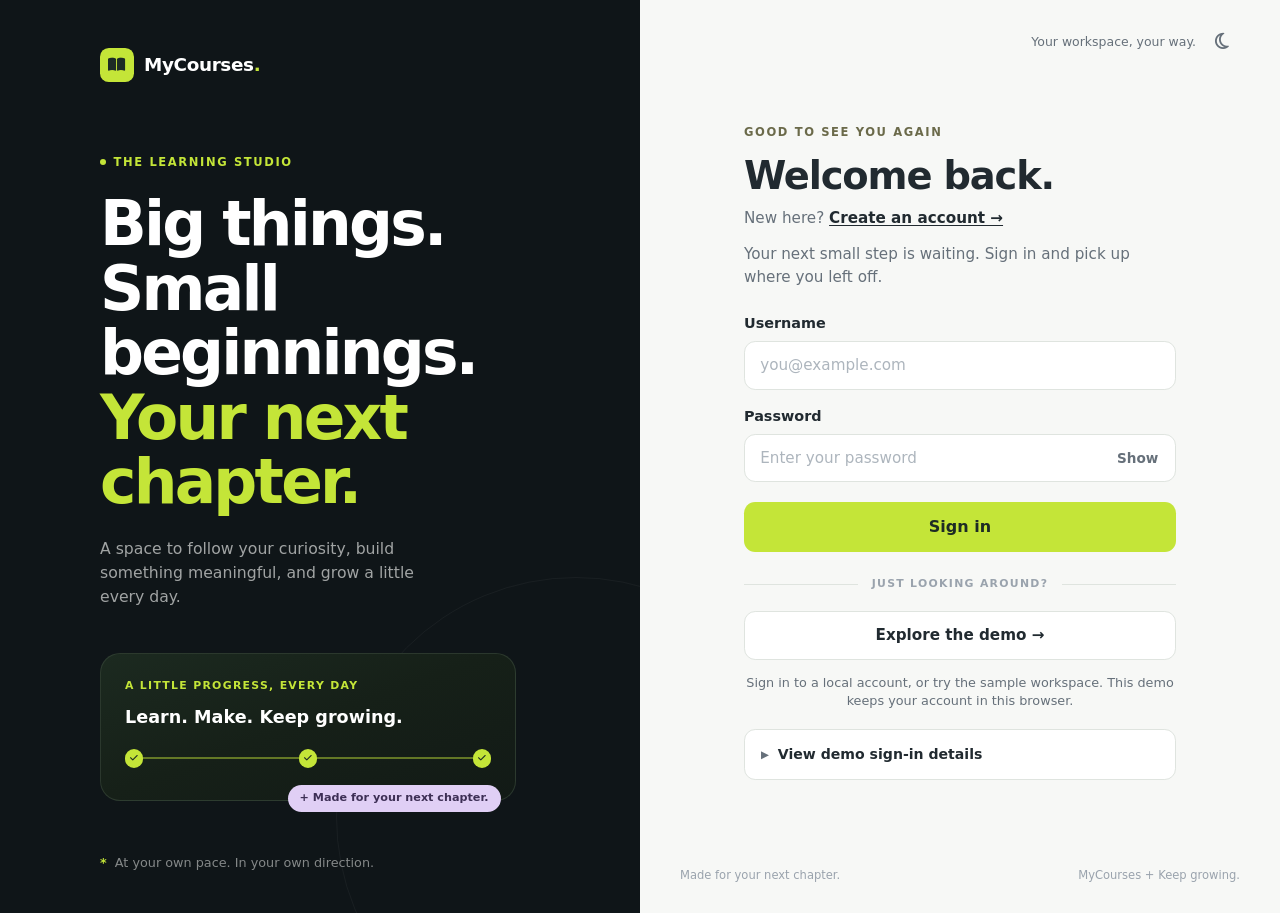
<file: index.html>
<!DOCTYPE html>
<html lang="en">
<head>
    <meta charset="UTF-8">
    <meta name="viewport" content="width=device-width, initial-scale=1.0">
    <title>Student Courses Dashboard</title>
    <!-- FED-40 — apply appearance before first paint to prevent FOUC -->
<script>
    (function () {
        try {
            var stored = localStorage.getItem('mycourses:appearance');
            var resolved = stored;
            if (stored !== 'light' && stored !== 'dark') {
                resolved = window.matchMedia('(prefers-color-scheme: dark)').matches
                    ? 'dark' : 'light';
            }
            document.documentElement.setAttribute('data-bs-theme', resolved);
        } catch (e) {
            document.documentElement.setAttribute('data-bs-theme', 'light');
        }
    })();
</script>
    <script src="js/auth-storage.js"></script>
    <script src="js/auth-api.js"></script>
    <script src="js/auth-guard.js"></script>
    <link href="https://cdn.jsdelivr.net/npm/bootstrap@5.3.2/dist/css/bootstrap.min.css" rel="stylesheet">
    <link rel="stylesheet" href="https://cdnjs.cloudflare.com/ajax/libs/font-awesome/6.4.0/css/all.min.css">
    <link rel="stylesheet" href="css/style.css">
    <link rel="stylesheet" href="css/cards.css">
    <link rel="stylesheet" href="css/sidebar.css">
    <link rel="stylesheet" href="css/appearance.css">
</head>
<body class="bg-light">
    <div class="app-shell">
        <aside class="sidebar-nav" id="mainSidebar" data-sidebar data-current="explore"></aside>

        <div class="app-content">
            <header class="navbar navbar-light bg-white border-bottom py-3 sticky-top">
                <div class="container">
                    <div class="header-container d-flex w-100 align-items-center gap-2 gap-md-3">

                        <button class="navbar-toggler border-0 shadow-none d-md-none flex-shrink-0"
                                type="button"
                                data-sidebar-toggle="mainSidebar"
                                aria-controls="mainSidebar"
                                aria-expanded="false"
                                aria-label="Toggle navigation">
                            <span class="navbar-toggler-icon"></span>
                        </button>

                        <nav class="app-breadcrumb" data-breadcrumb aria-label="Breadcrumb"></nav>

                        <div class="header-search" dir="ltr">
                            <div class="input-group rounded-3 overflow-hidden border bg-light">
                                <span class="input-group-text bg-transparent border-0 ps-3 text-muted">
                                    <i class="fa-solid fa-magnifying-glass"></i>
                                </span>
                                <input type="search"
                                       class="form-control border-0 shadow-none bg-transparent"
                                       placeholder="Search courses, instructors, levels..."
                                       aria-label="Global search">
                            </div>
                        </div>

                        <div class="header-actions">
                        <button class="app-icon-btn" type="button" aria-label="Notifications">
                            <i class="fa-regular fa-bell" aria-hidden="true"></i>
                        </button>

                        <button class="app-theme-toggle" type="button" aria-label="Toggle appearance" data-theme-toggle>
    <i class="fa-regular fa-moon theme-toggle-moon" aria-hidden="true"></i>
    <i class="fa-solid fa-sun theme-toggle-sun" aria-hidden="true"></i>
</button>

                            <div class="profile-section d-flex align-items-center gap-2 cursor-pointer flex-shrink-0">
                                <div class="avatar-icon">
                                    <span class="avatar-initials" id="header-avatar">L</span>
                                </div>
                                <span class="fw-medium text-secondary fs-6 d-none d-lg-inline" id="header-greeting-name">Hi, Learner!</span>
                                <i class="fa-solid fa-chevron-down text-secondary fs-6 d-none d-lg-inline"></i>
                            </div>
                        </div>

                    </div>
                </div>
            </header>

            <main class="app-main">
                <section class="container my-3">
                    <div class="welcome-card rounded-4 py-3 px-4 py-md-4 px-md-5">
                        <div class="row align-items-center gy-4">
                            <div class="col-12 col-md-7 col-lg-8">
                                <span class="welcome-badge fw-bold text-uppercase small d-block mb-2">
                                    WELCOME BACK!
                                </span>
                                <h1 class="fw-bold text-dark display-6 mb-3">
                                    My Courses
                                </h1>
                                <p class="text-muted fs-6 mb-0 pe-md-4">
                                    Keep learning, keep growing. Here are the courses available for you.
                                </p>
                            </div>

                            <div class="col-12 col-md-5 col-lg-4 text-center text-md-end">
                                <div class="book-img-wrapper">
                                    <img src="assets/images/hero-img.webp" alt="Online learning and courses illustration" class="book-img">
                                </div>
                            </div>
                        </div>
                    </div>
                </section>

                <section class="container my-3">
                    <h2 class="fw-bold text-dark mb-1">Courses</h2>
                    <p class="text-muted fs-6 mb-3 d-block d-lg-none">Discover and learn new skills</p>

                    <div class="row g-3 align-items-center">
                        <div class="col-12 col-md-8 col-lg-9">
                            <div class="input-group search-bar rounded-3 overflow-hidden border bg-white shadow-sm">
                                <span class="input-group-text bg-white border-0 ps-3 text-muted">
                                    <i class="fa-solid fa-magnifying-glass"></i>
                                </span>
                                <input type="text" id="search-input" class="form-control border-0 shadow-none py-2 px-2 text-muted" placeholder="Search courses...">
                                <button id="clear-search" class="btn btn-white border-0 text-muted d-none" type="button" aria-label="Clear search input">
                                    <i class="fa-solid fa-times"></i>
                                </button>
                            </div>
                        </div>

                        <div class="col-12 col-md-4 col-lg-3">
                            <select id="category-filter" class="form-select rounded-3 border shadow-sm" aria-label="Filter by category">
    <option value="All" selected>All Categories</option>
</select>
                        </div>
                    </div>
                </section>

                <section class="container my-3">
                    <div class="row g-4" id="courses-container"></div>
                    <div id="no-results" class="d-none text-center py-5 my-5">
                        <i class="fa-solid fa-magnifying-glass fs-1 text-primary-subtle mb-4"></i>
                        <h4 class="fw-bold text-dark mb-3">No courses found</h4>
                        <p class="text-muted mb-3">Try a different search term or choose another category.</p>
                        <button id="clear-filters" class="btn btn-outline-primary rounded-3 px-4 py-2 fw-medium" type="button">
                            Clear filters
                        </button>
                    </div>
                </section>
            </main>

            <footer class="bg-white border-top py-3 mt-auto">
                <div class="container d-flex flex-column flex-md-row justify-content-between align-items-center gap-2">
                    <span class="text-muted small">&copy; 2024 MyCourses. All rights reserved.</span>
                    <span class="text-muted small">Learn. Build. Grow.</span>
                </div>
            </footer>
        </div>
    </div>

    <div class="modal fade" id="course-details-modal" tabindex="-1" aria-labelledby="modal-title" aria-hidden="true">
        <div class="modal-dialog modal-dialog-centered modal-dialog-scrollable">
            <div class="modal-content rounded-4 border-0 shadow">
                <div class="modal-header">
                    <button type="button" class="btn-close ms-auto" data-bs-dismiss="modal" aria-label="Close"></button>
                </div>
                <div class="modal-body pt-0 px-4 pb-4">
                    <div class="row g-3 mb-4">
                        <div class="col-12 col-md-auto d-flex justify-content-center justify-content-md-start">
                            <div id="modal-icon"></div>
                        </div>
                        <div class="col-12 col-md">
                            <div class="text-center text-md-start mb-3">
                                <h4 id="modal-title" class="fw-bold text-dark mb-2"></h4>
                                <span id="modal-category-badge"></span>
                            </div>
                            <div class="d-flex flex-column gap-3">
                                <div class="modal-info-row">
                                    <i class="fa-solid fa-user text-secondary modal-icon-fixed"></i>
                                    <span class="label">Instructor</span>
                                    <span id="modal-instructor" class="value"></span>
                                </div>
                                <div class="modal-info-row">
                                    <i class="fa-solid fa-clock text-secondary modal-icon-fixed"></i>
                                    <span class="label">Duration</span>
                                    <span id="modal-duration" class="value"></span>
                                </div>
                                <div class="modal-info-row">
                                    <i class="fa-solid fa-chart-bar text-secondary modal-icon-fixed"></i>
                                    <span class="label">Level</span>
                                    <span id="modal-level" class="value"></span>
                                </div>
                            </div>
                        </div>
                    </div>
                    <hr class="my-3">
<div id="modal-description-block">
    <h6 class="fw-bold text-dark mb-2">Description</h6>
    <p id="modal-description" class="text-muted mb-0"></p>
</div>
                </div>
                <div class="modal-footer border-0 pt-0 px-4 pb-4 justify-content-center justify-content-md-end">
                    <button type="button" class="btn btn-primary rounded-3 fw-medium modal-close-btn" data-bs-dismiss="modal">Close</button>
                </div>
            </div>
        </div>
    </div>

    <script src="https://cdn.jsdelivr.net/npm/bootstrap@5.3.2/dist/js/bootstrap.bundle.min.js"></script>
    <script src="js/theme.js"></script>
    <script src="js/api.js"></script>
    <script src="js/profile-storage.js"></script>
    <script src="js/navigation.js"></script>
    <script src="js/course-card.js"></script>
    <script src="js/favorites-storage.js"></script>
    <script src="js/courses-api.js"></script>
    <script src="js/script.js"></script>
</body>
</html>
</file>
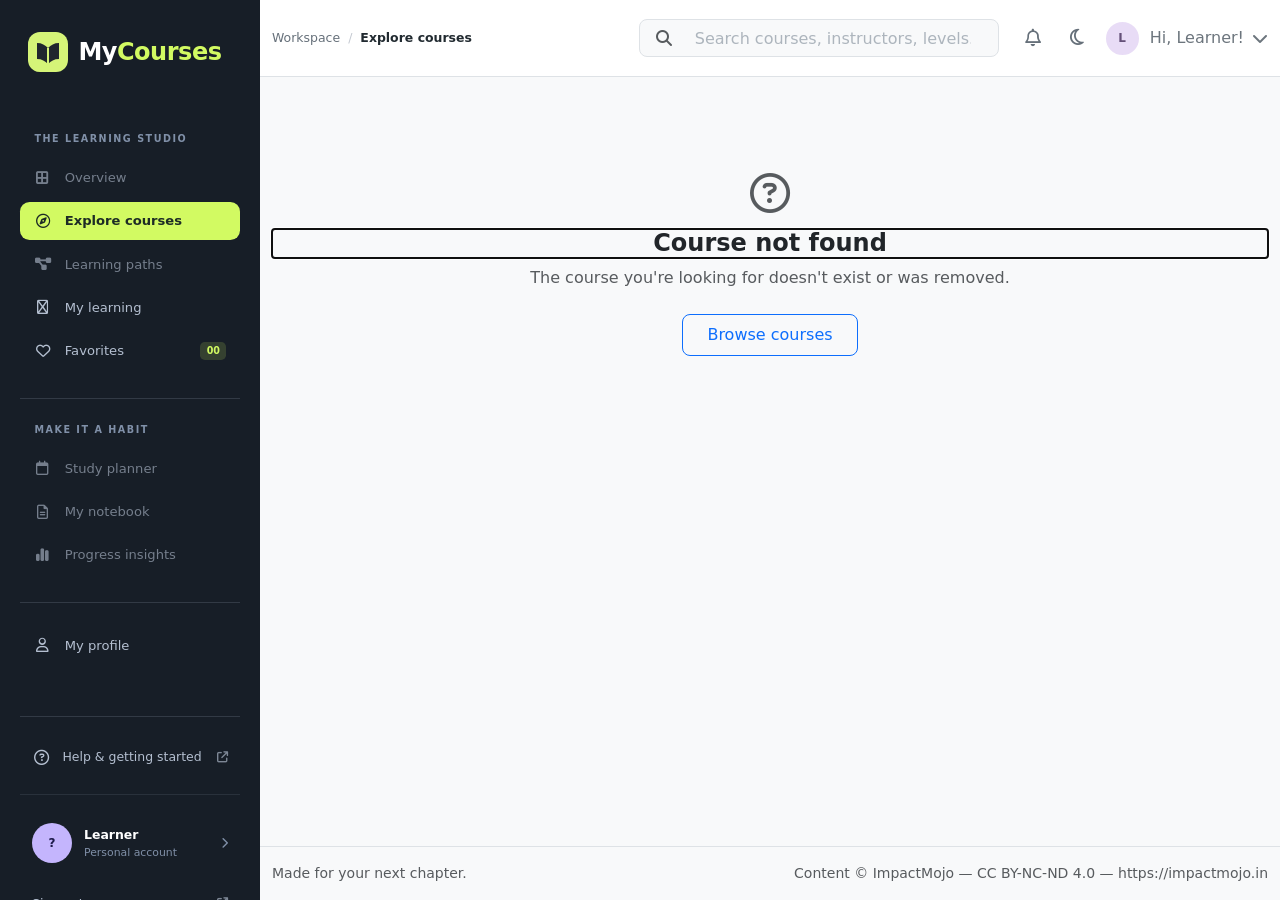
<file: course-details.html>
<!DOCTYPE html>
<html lang="en">
<head>
    <meta charset="UTF-8">
    <meta name="viewport" content="width=device-width, initial-scale=1.0">
    <title>Course details · MyCourses</title>
    <!-- FED-40 — apply appearance before first paint to prevent FOUC -->
    <script>
        (function () {
            try {
                var stored = localStorage.getItem('mycourses:appearance');
                var resolved = stored;
                if (stored !== 'light' && stored !== 'dark') {
                    resolved = window.matchMedia('(prefers-color-scheme: dark)').matches
                        ? 'dark' : 'light';
                }
                document.documentElement.setAttribute('data-bs-theme', resolved);
            } catch (e) {
                document.documentElement.setAttribute('data-bs-theme', 'light');
            }
        })();
    </script>
    <link rel="preconnect" href="https://www.impactmojo.in" crossorigin>
    <link href="https://cdn.jsdelivr.net/npm/bootstrap@5.3.2/dist/css/bootstrap.min.css" rel="stylesheet">
    <link rel="stylesheet" href="https://cdnjs.cloudflare.com/ajax/libs/font-awesome/6.4.0/css/all.min.css">
    <link rel="stylesheet" href="css/style.css">
    <link rel="stylesheet" href="css/cards.css">
    <link rel="stylesheet" href="css/sidebar.css">
    <link rel="stylesheet" href="css/appearance.css">
    <link rel="stylesheet" href="css/course-details.css">
</head>
<body class="bg-light">
    <div class="app-shell">
        <aside class="sidebar-nav" id="mainSidebar" data-sidebar data-current="explore"></aside>

        <div class="app-content">
            <header id="appHeader" data-header data-page="explore" data-has-bell="true"></header>

            <main class="app-main course-details-page" aria-busy="true">
                <span class="visually-hidden" role="status" data-loading-status>Loading course…</span>
                <section data-state="loading" class="container my-3 my-lg-4" aria-hidden="true">
                    <div class="d-flex justify-content-between align-items-center mb-3">
                        <div class="skeleton-box" style="width: 120px; height: 1.25rem;"></div>
                        <div class="skeleton-box d-none d-md-block" style="width: 200px; height: 1.25rem;"></div>
                    </div>
                    <div class="card border-0 shadow-sm rounded-4 mb-4 cd-skeleton-hero">
                        <div class="d-flex flex-wrap gap-2 mb-3">
                            <div class="skeleton-box cd-skeleton-badge"></div>
                            <div class="skeleton-box cd-skeleton-badge"></div>
                            <div class="skeleton-box cd-skeleton-badge"></div>
                        </div>
                        <div class="skeleton-box cd-skeleton-title mb-3"></div>
                        <div class="skeleton-box skeleton-line"></div>
                        <div class="skeleton-box skeleton-line"></div>
                        <div class="skeleton-box skeleton-line skeleton-line--short mb-0"></div>
                    </div>
                    <div class="row g-4">
                        <div class="col-12 col-xl-8">
                            <div class="cd-skeleton-stats d-flex gap-3 mb-4">
                                <div class="skeleton-box skeleton-line flex-fill"></div>
                                <div class="skeleton-box skeleton-line flex-fill"></div>
                                <div class="skeleton-box skeleton-line flex-fill"></div>
                            </div>
                            <div class="card border-0 shadow-sm rounded-4 p-3 p-md-4 cd-skeleton-build">
                                <div class="skeleton-box skeleton-line" style="width: 35%;"></div>
                                <div class="skeleton-box skeleton-line mb-0"></div>
                            </div>
                            <div class="card border-0 shadow-sm rounded-4 p-3 p-md-4 mt-4 cd-skeleton-content">
                                <div class="skeleton-box skeleton-line mb-3" style="width: 40%;"></div>
                                <div class="skeleton-box skeleton-line mb-2"></div>
                                <div class="skeleton-box skeleton-line mb-2"></div>
                                <div class="skeleton-box skeleton-line mb-2"></div>
                                <div class="skeleton-box skeleton-line skeleton-line--short mb-0"></div>
                            </div>
                        </div>
                        <div class="col-12 col-xl-4">
                            <div class="card border-0 shadow-sm rounded-4 p-3 p-md-4 cd-skeleton-aside">
                                <div class="skeleton-box skeleton-line mb-3" style="width: 50%;"></div>
                                <div class="skeleton-box skeleton-line mb-4" style="width: 80%;"></div>
                                <div class="skeleton-box mb-3 rounded-3" style="height: 2.75rem;"></div>
                                <div class="skeleton-box mb-4 rounded-3" style="height: 2.75rem;"></div>
                                <div class="skeleton-box skeleton-line mb-2"></div>
                                <div class="skeleton-box skeleton-line mb-2"></div>
                                <div class="skeleton-box skeleton-line skeleton-line--short mb-0"></div>
                            </div>
                        </div>
                    </div>
                </section>
                <section data-state="error" hidden></section>
                <section data-state="not-found" hidden></section>
                <article data-state="success" hidden></article>
                <section data-state="no-sections" hidden></section>
            </main>

            <footer id="appFooter" data-footer data-variant="attribution"></footer>
        </div>
    </div>

    <script defer src="https://cdn.jsdelivr.net/npm/bootstrap@5.3.2/dist/js/bootstrap.bundle.min.js"></script>
    <script defer src="js/theme.js"></script>
    <script defer src="js/profile-storage.js"></script>
    <script defer src="js/favorites-storage.js"></script>
    <script defer src="js/shell.js"></script>
    <script defer src="js/navigation.js"></script>
    <script defer src="js/courses-api.js"></script>
    <script defer src="js/course-details.js"></script>
</body>
</html>
</file>
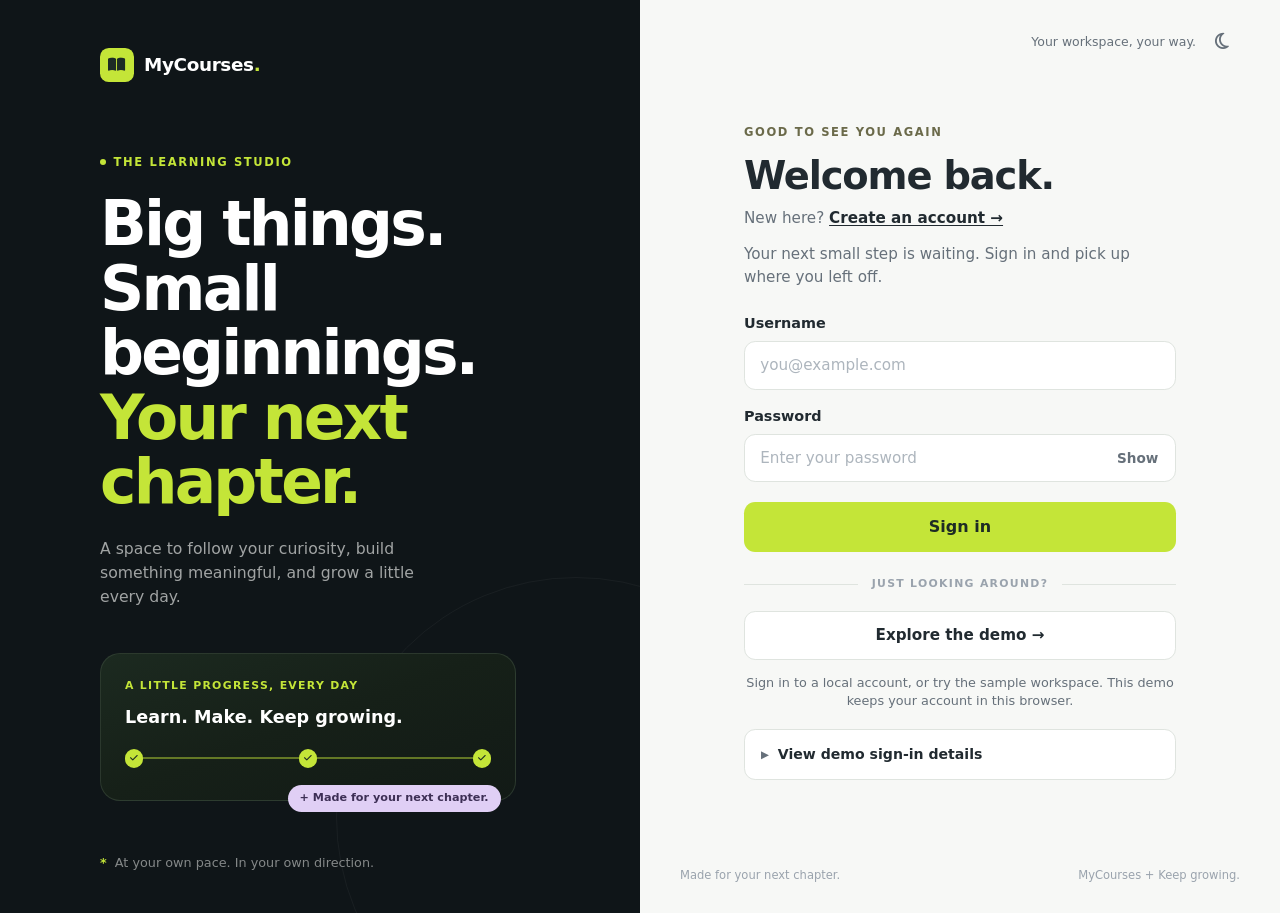
<file: favorites.html>
<!DOCTYPE html>
<html lang="en">
<head>
    <meta charset="UTF-8">
    <meta name="viewport" content="width=device-width, initial-scale=1.0">
    <title>Favorites - Student Courses Dashboard</title>
    <!-- FED-40 — apply appearance before first paint to prevent FOUC -->
<script>
    (function () {
        try {
            var stored = localStorage.getItem('mycourses:appearance');
            var resolved = stored;
            if (stored !== 'light' && stored !== 'dark') {
                resolved = window.matchMedia('(prefers-color-scheme: dark)').matches
                    ? 'dark' : 'light';
            }
            document.documentElement.setAttribute('data-bs-theme', resolved);
        } catch (e) {
            document.documentElement.setAttribute('data-bs-theme', 'light');
        }
    })();
</script>
    <script src="js/auth-storage.js"></script>
    <script src="js/auth-api.js"></script>
    <script src="js/auth-guard.js"></script>
    <link href="https://cdn.jsdelivr.net/npm/bootstrap@5.3.2/dist/css/bootstrap.min.css" rel="stylesheet">
    <link rel="stylesheet" href="https://cdnjs.cloudflare.com/ajax/libs/font-awesome/6.4.0/css/all.min.css">
    <link rel="stylesheet" href="css/style.css">
    <link rel="stylesheet" href="css/cards.css">
    <link rel="stylesheet" href="css/favorites.css">
    <link rel="stylesheet" href="css/sidebar.css">
    <link rel="stylesheet" href="css/appearance.css">
</head>
<body class="bg-light">
    <div class="app-shell">
        <aside class="sidebar-nav" id="mainSidebar" data-sidebar data-current="favorites"></aside>

        <div class="app-content">
            <header class="navbar navbar-light bg-white border-bottom py-3 sticky-top">
                <div class="container">
                    <div class="header-container d-flex w-100 align-items-center gap-2 gap-md-3">

                        <button class="navbar-toggler border-0 shadow-none d-md-none flex-shrink-0"
                                type="button"
                                data-sidebar-toggle="mainSidebar"
                                aria-controls="mainSidebar"
                                aria-expanded="false"
                                aria-label="Toggle navigation">
                            <span class="navbar-toggler-icon"></span>
                        </button>

                        <nav class="app-breadcrumb" data-breadcrumb aria-label="Breadcrumb"></nav>

                        <div class="header-search" dir="ltr">
                            <div class="input-group rounded-3 overflow-hidden border bg-light">
                                <span class="input-group-text bg-transparent border-0 ps-3 text-muted">
                                    <i class="fa-solid fa-magnifying-glass"></i>
                                </span>
                                <input type="search"
                                       class="form-control border-0 shadow-none bg-transparent"
                                       placeholder="Search courses, instructors, levels..."
                                       aria-label="Global search">
                            </div>
                        </div>

                        <div class="header-actions">
                            <button class="app-theme-toggle" type="button" aria-label="Toggle appearance" data-theme-toggle>
                                <i class="fa-regular fa-moon theme-toggle-moon" aria-hidden="true"></i>
                                <i class="fa-solid fa-sun theme-toggle-sun" aria-hidden="true"></i>
                            </button>

                            <div class="profile-section d-flex align-items-center gap-2 cursor-pointer flex-shrink-0">
                                <div class="avatar-icon">
                                    <span class="avatar-initials" id="header-avatar">L</span>
                                </div>
                                <span class="fw-medium text-secondary fs-6 d-none d-lg-inline" id="header-greeting-name">Hi, Learner!</span>
                                <i class="fa-solid fa-chevron-down text-secondary fs-6 d-none d-lg-inline"></i>
                            </div>
                        </div>

                    </div>
                </div>
            </header>

            <main class="app-main ml-favorites-page">
                <section class="container ml-favorites-hero my-3 my-lg-4" aria-labelledby="favorites-title">
                    <h1 id="favorites-title" class="ml-favorites-hero-title mb-2">Saved for a curious day.</h1>
                    <p class="ml-favorites-hero-subtitle mb-0">A collection of possibilities, picked by you.</p>
                </section>

                <section class="container ml-favorites-filter-bar mb-3" aria-label="Favorite course filters">
                    <div class="ml-favorites-filter-left" role="tablist" aria-label="Course categories">
                        <button type="button" class="ml-favorites-filter-pill ml-favorites-filter-pill--active" role="tab" aria-selected="true" data-filter="all" id="filter-all">All courses <span id="favorites-all-count" data-filter-count>0</span></button>
<button type="button" class="ml-favorites-filter-pill" role="tab" aria-selected="false" data-filter="Data &amp; Technology" id="filter-data">Data &amp; Technology <span id="favorites-data-count" data-filter-count>0</span></button>                        <a class="ml-favorites-browse-link" href="index.html"><i class="fa-solid fa-table-cells" aria-hidden="true"></i>Browse categories <i class="fa-solid fa-chevron-right" aria-hidden="true"></i></a>
                    </div>
                    <div class="ml-favorites-filter-right">
                        <div class="dropdown">
                            <button class="btn btn-white border dropdown-toggle ml-favorites-dropdown" type="button" data-bs-toggle="dropdown" aria-expanded="false">All levels</button>
                            <ul class="dropdown-menu">
                                <li><button class="dropdown-item" type="button">All levels</button></li>
                                <li><button class="dropdown-item" type="button">Beginner</button></li>
                                <li><button class="dropdown-item" type="button">Intermediate</button></li>
                                <li><button class="dropdown-item" type="button">Advanced</button></li>
                            </ul>
                        </div>
                        <div class="dropdown">
                            <button class="btn btn-white border dropdown-toggle ml-favorites-dropdown" type="button" data-bs-toggle="dropdown" aria-expanded="false">Recommended</button>
                            <ul class="dropdown-menu">
                                <li><button class="dropdown-item" type="button">Recommended</button></li>
                                <li><button class="dropdown-item" type="button">Highest rated</button></li>
                                <li><button class="dropdown-item" type="button">Shortest first</button></li>
                                <li><button class="dropdown-item" type="button">Title: A to Z</button></li>
                            </ul>
                        </div>
                    </div>
                </section>

                <section class="container" aria-live="polite">
                    <p id="favorites-count-line" class="ml-favorites-count-line">0 courses in your collection</p>
                    <div class="row g-4" id="favorites-container"></div>
                    <div id="favorites-empty-state" class="ml-empty-state d-none" role="status">
                        <i class="fa-regular fa-heart ml-empty-state-icon" aria-hidden="true"></i>
                        <h2 class="ml-empty-state-title">Keep a little inspiration here</h2>
                        <p class="ml-empty-state-subtitle">Tap the heart on any course to add it to your personal collection.</p>
                        <a href="index.html" class="ml-empty-state-action">Explore courses <i class="fa-solid fa-arrow-right" aria-hidden="true"></i></a>
                    </div>
                </section>
            </main>

            <footer class="bg-white border-top py-3 mt-auto">
                <div class="container d-flex flex-column flex-md-row justify-content-between align-items-center gap-2">
                    <span class="text-muted small">&copy; 2024 MyCourses. All rights reserved.</span>
                    <span class="text-muted small">Learn. Build. Grow.</span>
                </div>
            </footer>
        </div>
    </div>

    <div class="toast-container position-fixed bottom-0 start-50 translate-middle-x p-3">
        <div id="favorites-toast" class="toast ml-favorites-toast border-0" role="status" aria-live="polite" aria-atomic="true">
            <div class="d-flex">
                <div id="favorites-toast-message" class="toast-body">Removed from your favorites.</div>
                <button type="button" class="btn-close btn-close-white me-2 m-auto" data-bs-dismiss="toast" aria-label="Close"></button>
            </div>
        </div>
    </div>

    <script src="https://cdn.jsdelivr.net/npm/bootstrap@5.3.2/dist/js/bootstrap.bundle.min.js"></script>
    <script src="js/theme.js"></script>
    <script src="js/navigation.js"></script>
    <script src="js/api.js"></script>
    <script src="js/profile-storage.js"></script>
    <script src="js/favorites-storage.js"></script>
    <script src="js/course-card.js"></script>
    <script src="js/courses-api.js"></script>
    <script src="js/favorites.js"></script>
</body>
</html>
</file>
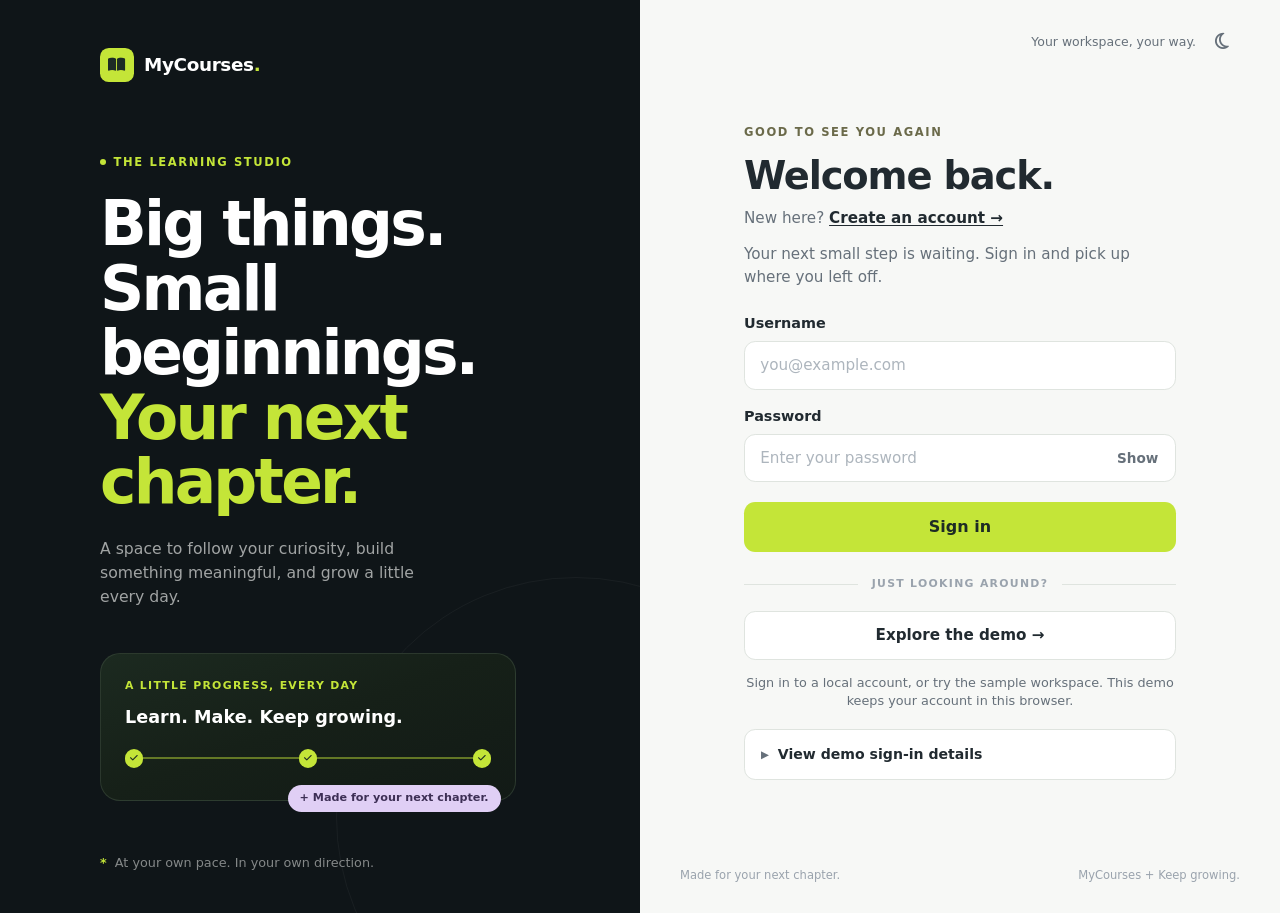
<file: my-learning.html>
<!DOCTYPE html>
<html lang="en">
<head>
    <meta charset="UTF-8">
    <meta name="viewport" content="width=device-width, initial-scale=1.0">
    <title>My Learning - Student Courses Dashboard</title>
    <!-- FED-40 — apply appearance before first paint to prevent FOUC -->
<script>
    (function () {
        try {
            var stored = localStorage.getItem('mycourses:appearance');
            var resolved = stored;
            if (stored !== 'light' && stored !== 'dark') {
                resolved = window.matchMedia('(prefers-color-scheme: dark)').matches
                    ? 'dark' : 'light';
            }
            document.documentElement.setAttribute('data-bs-theme', resolved);
        } catch (e) {
            document.documentElement.setAttribute('data-bs-theme', 'light');
        }
    })();
</script>
    <script src="js/auth-storage.js"></script>
    <script src="js/auth-api.js"></script>
    <script src="js/auth-guard.js"></script>
    <link href="https://cdn.jsdelivr.net/npm/bootstrap@5.3.2/dist/css/bootstrap.min.css" rel="stylesheet">
    <link rel="stylesheet" href="https://cdnjs.cloudflare.com/ajax/libs/font-awesome/6.4.0/css/all.min.css">
    <link rel="stylesheet" href="css/style.css">
    <link rel="stylesheet" href="css/cards.css">
    <link rel="stylesheet" href="css/my-learning.css">
    <link rel="stylesheet" href="css/sidebar.css">
    <link rel="stylesheet" href="css/appearance.css">
</head>
<body class="bg-light">
    <div class="app-shell">
        <aside class="sidebar-nav" id="mainSidebar" data-sidebar data-current="learning"></aside>

        <div class="app-content">
            <header class="navbar navbar-light bg-white border-bottom py-3 sticky-top">
                <div class="container">
                    <div class="header-container d-flex w-100 align-items-center gap-2 gap-md-3">

                        <button class="navbar-toggler border-0 shadow-none d-md-none flex-shrink-0"
                                type="button"
                                data-sidebar-toggle="mainSidebar"
                                aria-controls="mainSidebar"
                                aria-expanded="false"
                                aria-label="Toggle navigation">
                            <span class="navbar-toggler-icon"></span>
                        </button>

                        <nav class="app-breadcrumb" data-breadcrumb aria-label="Breadcrumb"></nav>

                        <div class="header-search" dir="ltr">
                            <div class="input-group rounded-3 overflow-hidden border bg-light">
                                <span class="input-group-text bg-transparent border-0 ps-3 text-muted">
                                    <i class="fa-solid fa-magnifying-glass"></i>
                                </span>
                                <input type="search"
                                       class="form-control border-0 shadow-none bg-transparent"
                                       placeholder="Search courses, instructors, levels..."
                                       aria-label="Global search">
                            </div>
                        </div>

                        <div class="header-actions">
<button class="app-theme-toggle" type="button" aria-label="Toggle appearance" data-theme-toggle>
    <i class="fa-regular fa-moon theme-toggle-moon" aria-hidden="true"></i>
    <i class="fa-solid fa-sun theme-toggle-sun" aria-hidden="true"></i>
</button>

                            <div class="profile-section d-flex align-items-center gap-2 cursor-pointer flex-shrink-0">
                                <div class="avatar-icon">
                                    <span class="avatar-initials" id="header-avatar">L</span>
                                </div>
                                <span class="fw-medium text-secondary fs-6 d-none d-lg-inline" id="header-greeting-name">Hi, Learner!</span>
                                <i class="fa-solid fa-chevron-down text-secondary fs-6 d-none d-lg-inline"></i>
                            </div>
                        </div>

                    </div>
                </div>
            </header>

            <main class="app-main my-learning-page">
                <section class="container my-learning-hero my-3 my-lg-4" aria-labelledby="my-learning-title">
                    <h1 id="my-learning-title" class="my-learning-hero-title">Your learning, your pace.</h1>
                    <p class="my-learning-hero-subtitle mb-0">Every lesson is a little investment in the person you want to become.</p>
                </section>

                <section class="container my-learning-momentum-section mb-4" aria-labelledby="momentum-title">
                    <div class="my-learning-momentum-card rounded-4 py-4 px-4">
                        <p class="my-learning-momentum-badge mb-3">Keep your momentum</p>
                        <h2 id="momentum-title" class="my-learning-momentum-title mb-2">Consistency looks good on you.</h2>
                        <p class="my-learning-momentum-subtitle mb-0">0 of 5 lessons completed toward your weekly goal.</p>
                    </div>
                </section>

                <section class="container my-learning-stats-section mb-4" aria-label="Learning statistics">
                    <div class="row g-3 g-lg-4">
                        <div class="col-12 col-sm-6 col-lg-3">
                            <div class="my-learning-stat-card rounded-3 h-100">
                                <div class="my-learning-stat-icon my-learning-stat-icon--green" aria-hidden="true">
                                    <i class="fa-solid fa-book-open"></i>
                                </div>
                                <div>
                                    <p class="my-learning-stat-number mb-0" id="stat-enrolled">--</p>
                                    <p class="my-learning-stat-label mb-0">Enrolled courses</p>
                                </div>
                            </div>
                        </div>

                        <div class="col-12 col-sm-6 col-lg-3">
                            <div class="my-learning-stat-card rounded-3 h-100">
                                <div class="my-learning-stat-icon my-learning-stat-icon--purple" aria-hidden="true">
                                    <i class="fa-solid fa-play"></i>
                                </div>
                                <div>
                                    <p class="my-learning-stat-number mb-0" id="stat-in-progress">--</p>
                                    <p class="my-learning-stat-label mb-0">In progress</p>
                                </div>
                            </div>
                        </div>

                        <div class="col-12 col-sm-6 col-lg-3">
                            <div class="my-learning-stat-card rounded-3 h-100">
                                <div class="my-learning-stat-icon my-learning-stat-icon--yellow" aria-hidden="true">
                                    <i class="fa-regular fa-bookmark"></i>
                                </div>
                                <div>
                                    <p class="my-learning-stat-number mb-0" id="stat-completed">--</p>
                                    <p class="my-learning-stat-label mb-0">Completed courses</p>
                                </div>
                            </div>
                        </div>

                        <div class="col-12 col-sm-6 col-lg-3">
                            <div class="my-learning-stat-card rounded-3 h-100">
                                <div class="my-learning-stat-icon my-learning-stat-icon--blue" aria-hidden="true">
                                    <i class="fa-solid fa-check"></i>
                                </div>
                                <div>
                                    <p class="my-learning-stat-number mb-0" id="stat-lessons-completed">--</p>
                                    <p class="my-learning-stat-label mb-0">Lessons completed</p>
                                </div>
                            </div>
                        </div>
                    </div>
                </section>

                <nav class="container my-learning-tabs" aria-label="Course status">
                    <div class="my-learning-tabs-list mb-4" role="tablist">
                        <button class="my-learning-tab my-learning-tab--active" role="tab" aria-selected="true" data-tab="in-progress" id="tab-in-progress">
                            In progress (<span id="tab-count-in-progress">0</span>)
                        </button>
                        <button class="my-learning-tab" role="tab" aria-selected="false" data-tab="completed" id="tab-completed">
                            Completed (<span id="tab-count-completed">0</span>)
                        </button>
                        <button class="my-learning-tab" role="tab" aria-selected="false" data-tab="all" id="tab-all">
                            All courses (<span id="tab-count-all">0</span>)
                        </button>
                    </div>
                </nav>

    <section class="container my-4">
    <div class="row g-4" id="learning-container"></div>

    <div id="learning-empty" class="d-none text-center py-5 my-5">
        <i class="fa-regular fa-bookmark fs-1 text-primary-subtle mb-4" aria-hidden="true"></i>
        <h4 class="fw-bold text-dark mb-3">Nothing here yet</h4>
        <p class="text-muted mb-3">Enroll in a course to start tracking your progress here.</p>
        <a href="index.html" class="btn btn-primary rounded-3 px-4 py-2 fw-medium">
            Explore courses
        </a>
    </div>

    <div id="learning-orphaned" class="d-none text-center py-5 my-5">
        <i class="fa-solid fa-link-slash fs-1 text-warning mb-4" aria-hidden="true"></i>
        <h4 class="fw-bold text-dark mb-3">Your courses aren't listed right now</h4>
        <p class="text-muted mb-3">
            <strong><span id="learning-orphaned-count">0 courses</span></strong>
            you enrolled in are not currently available. Your enrollment and
            progress are preserved — the courses may return later.
        </p>
        <a href="index.html" class="btn btn-outline-primary rounded-3 px-4 py-2 fw-medium">
            Browse available courses
        </a>
    </div>

    <div id="learning-no-results" class="d-none text-center py-5 my-5">
        <i class="fa-solid fa-filter-circle-xmark fs-1 text-primary-subtle mb-4" aria-hidden="true"></i>
        <h4 class="fw-bold text-dark mb-3">No courses in this view</h4>
        <p class="text-muted mb-3">Try switching tabs to see your other courses.</p>
        <button id="learning-reset-tab"
                type="button"
                class="btn btn-outline-primary rounded-3 px-4 py-2 fw-medium">
            View all courses
        </button>
    </div>
</section>
            </main>

            <footer class="bg-white border-top py-3 mt-auto">
                <div class="container d-flex flex-column flex-md-row justify-content-between align-items-center gap-2">
                    <span class="text-muted small">&copy; 2024 MyCourses. All rights reserved.</span>
                    <span class="text-muted small">Learn. Build. Grow.</span>
                </div>
            </footer>
        </div>
    </div>

    <script src="https://cdn.jsdelivr.net/npm/bootstrap@5.3.2/dist/js/bootstrap.bundle.min.js"></script>
    <script src="js/theme.js"></script>
    <script src="js/navigation.js"></script>
    <script src="js/api.js"></script>
    <script src="js/profile-storage.js"></script>
    <script src="js/favorites-storage.js"></script>
    <script src="js/course-card.js"></script>
    <script src="js/courses-api.js"></script>
    <script src="js/my-learning.js"></script>
</body>
</html>
</file>
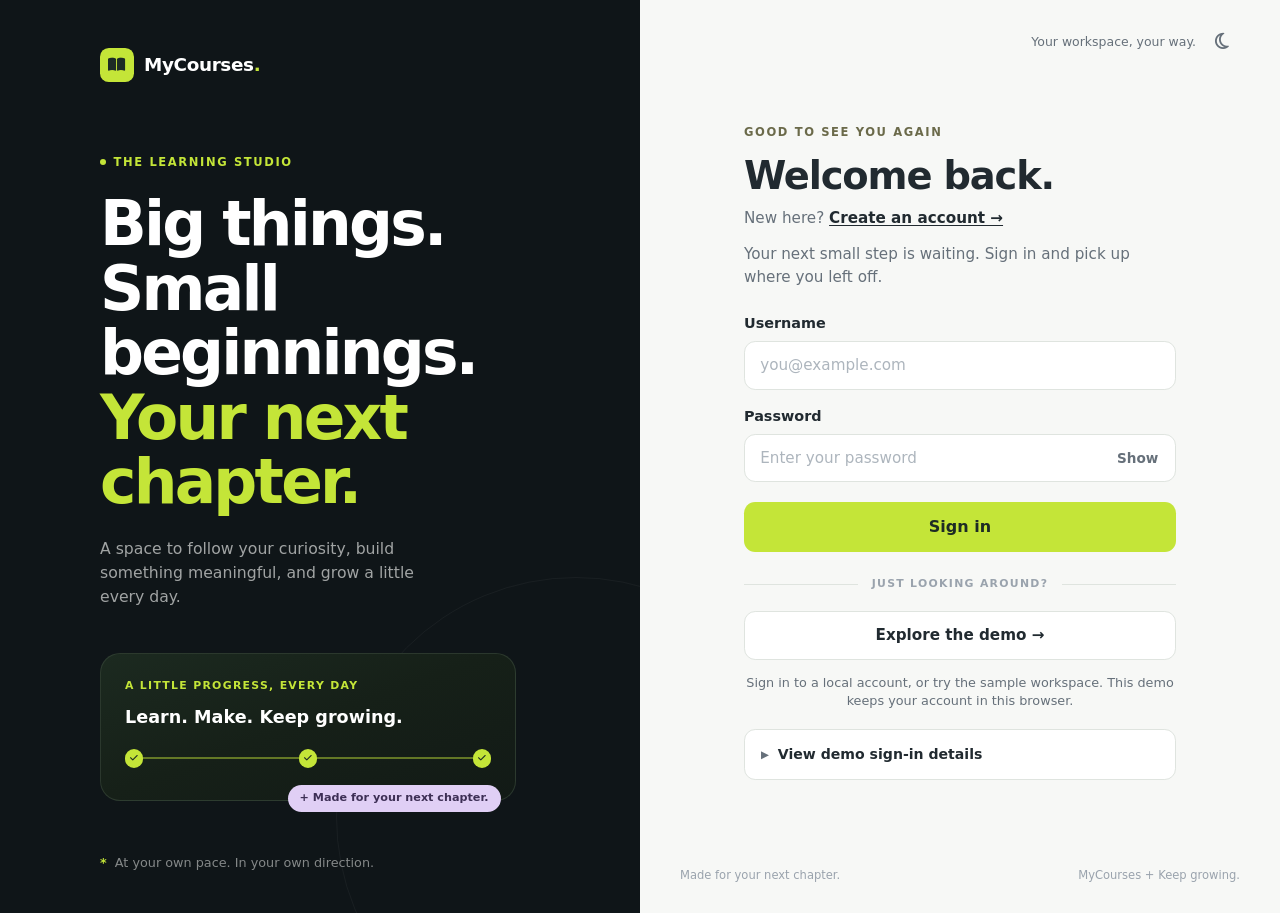
<file: profile.html>
<!DOCTYPE html>
<html lang="en">
<head>
    <meta charset="UTF-8">
    <meta name="viewport" content="width=device-width, initial-scale=1.0">
    <title>Student Courses Dashboard</title>
    <!-- FED-40 — apply appearance before first paint to prevent FOUC -->
<script>
    (function () {
        try {
            var stored = localStorage.getItem('mycourses:appearance');
            var resolved = stored;
            if (stored !== 'light' && stored !== 'dark') {
                resolved = window.matchMedia('(prefers-color-scheme: dark)').matches
                    ? 'dark' : 'light';
            }
            document.documentElement.setAttribute('data-bs-theme', resolved);
        } catch (e) {
            document.documentElement.setAttribute('data-bs-theme', 'light');
        }
    })();
</script>
    <script src="js/auth-storage.js"></script>
    <script src="js/auth-api.js"></script>
    <script src="js/auth-guard.js"></script>
    <link href="https://cdn.jsdelivr.net/npm/bootstrap@5.3.2/dist/css/bootstrap.min.css" rel="stylesheet">
    <link rel="stylesheet" href="https://cdnjs.cloudflare.com/ajax/libs/font-awesome/6.4.0/css/all.min.css">
    <link rel="stylesheet" href="css/style.css">
    <link rel="stylesheet" href="css/cards.css">
    <link rel="stylesheet" href="css/profile.css">
    <link rel="stylesheet" href="css/sidebar.css">
    <link rel="stylesheet" href="css/appearance.css">
</head>
<body class="bg-light">
    <div class="app-shell">
        <aside class="sidebar-nav" id="mainSidebar" data-sidebar data-current="profile"></aside>

        <div class="app-content">
            <header class="navbar navbar-light bg-white border-bottom py-3 sticky-top">
                <div class="container">
                    <div class="header-container d-flex w-100 align-items-center gap-2 gap-md-3">

                        <button class="navbar-toggler border-0 shadow-none d-md-none flex-shrink-0"
                                type="button"
                                data-sidebar-toggle="mainSidebar"
                                aria-controls="mainSidebar"
                                aria-expanded="false"
                                aria-label="Toggle navigation">
                            <span class="navbar-toggler-icon"></span>
                        </button>

                        <nav class="app-breadcrumb" data-breadcrumb aria-label="Breadcrumb"></nav>

                        <div class="header-search" dir="ltr">
                            <div class="input-group rounded-3 overflow-hidden border bg-light">
                                <span class="input-group-text bg-transparent border-0 ps-3 text-muted">
                                    <i class="fa-solid fa-magnifying-glass"></i>
                                </span>
                                <input type="search"
                                       class="form-control border-0 shadow-none bg-transparent"
                                       placeholder="Search courses, instructors, levels..."
                                       aria-label="Global search">
                            </div>
                        </div>

                        <div class="header-actions">
                           <button class="app-theme-toggle" type="button" aria-label="Toggle appearance" data-theme-toggle>
    <i class="fa-regular fa-moon theme-toggle-moon" aria-hidden="true"></i>
    <i class="fa-solid fa-sun theme-toggle-sun" aria-hidden="true"></i>
</button>

                            <div class="profile-section d-flex align-items-center gap-2 cursor-pointer flex-shrink-0">
                                <div class="avatar-icon">
                                    <span class="avatar-initials" id="header-avatar">L</span>
                                </div>
                                <span class="fw-medium text-secondary fs-6 d-none d-lg-inline" id="header-greeting-name">Hi, Learner!</span>
                                <i class="fa-solid fa-chevron-down text-secondary fs-6 d-none d-lg-inline"></i>
                            </div>
                        </div>

                    </div>
                </div>
            </header>

            <main class="app-main profile-page">
                <section class="container profile-hero">
                    <h1>A space that's yours.</h1>
                    <p>Your details, your goals, your story in the making.</p>
                </section>
                <section class="container" aria-labelledby="appearance-section-title">
    <div class="profile-appearance-card">
        <div class="profile-appearance-icon" aria-hidden="true">
            <i class="fa-regular fa-sun"></i>
        </div>
        <div class="profile-appearance-body">
            <h2 id="appearance-section-title" class="profile-appearance-title">Appearance</h2>
            <p class="profile-appearance-subtitle">Your workspace, your way.</p>
            <p class="profile-appearance-current">
                <span data-theme-current>System</span>
            </p>
        </div>
        <button type="button"
                class="profile-appearance-button"
                data-bs-toggle="modal"
                data-bs-target="#appearance-modal">
            Preferences
            <i class="fa-solid fa-chevron-right" aria-hidden="true"></i>
        </button>
    </div>
</section>
                <section class="container">
                    <div class="row g-4">
                        <div class="col-12 col-lg-3">
                            <div class="profile-summary-card">
                                <div class="profile-avatar" id="profile-avatar">AM</div>
                                <h2 class="profile-summary-name" id="profile-summary-name">Learner</h2>
                                <p class="profile-summary-role" id="profile-summary-role">Aspiring frontend developer</p>
                                <div class="profile-stats">
                                    <div>
                                        <span class="stat-number">3</span>
                                        <span class="stat-label">Courses</span>
                                    </div>
                                    <div>
                                        <span class="stat-number">0</span>
                                        <span class="stat-label">Completed</span>
                                    </div>
                                </div>
                                <p class="profile-note">This is your demo learning space...</p>
                            </div>
                        </div>

                        <div class="col-12 col-lg-9">
                            <div class="profile-form-card">
                                <h2>Personal information</h2>
                                <p>A little introduction to the person behind the progress.</p>

                                <form id="profile-form" class="needs-validation" novalidate>
                                    <div class="row g-3 mb-3">
                                        <div class="col-12 col-md-6">
                                            <label for="profile-full-name" class="form-label">Full name</label>
                                            <input type="text"
                                                   class="form-control"
                                                   id="profile-full-name"
                                                   name="fullName"
                                                   autocomplete="name"
                                                   required>
                                            <div class="invalid-feedback">Please enter your full name.</div>
                                        </div>
                                        <div class="col-12 col-md-6">
                                            <label for="profile-email" class="form-label">Email address</label>
                                            <input type="email"
                                                   class="form-control"
                                                   id="profile-email"
                                                   name="email"
                                                   autocomplete="email"
                                                   required>
                                            <div class="invalid-feedback">Please enter a valid email address.</div>
                                        </div>
                                    </div>

                                    <div class="mb-3">
                                        <label for="profile-role" class="form-label">Your headline</label>
                                        <input type="text"
                                               class="form-control"
                                               id="profile-role"
                                               name="role"
                                               placeholder="e.g. Aspiring frontend developer"
                                               required>
                                        <div class="invalid-feedback">Please add a headline.</div>
                                    </div>

                                    <div class="mb-3">
                                        <label for="profile-about" class="form-label">A little about you</label>
                                        <textarea class="form-control"
                                                  id="profile-about"
                                                  name="about"
                                                  rows="3"
                                                  placeholder="What are you curious about? What would you love to build?"></textarea>
                                    </div>

                                    <div class="mb-4">
                                        <label for="profile-goal" class="form-label">Weekly learning goal</label>
                                        <select class="form-select" id="profile-goal" name="weeklyGoal">
                                            <option value="3">3 lessons per week · A gentle start</option>
                                            <option value="5" selected>5 lessons per week · A steady pace</option>
                                            <option value="7">7 lessons per week · Building momentum</option>
                                            <option value="10">10 lessons per week · Power learner</option>
                                        </select>
                                    </div>

                                    <div class="profile-actions d-flex flex-column flex-sm-row justify-content-end gap-2">
                                        <button type="button" class="btn" id="profile-cancel">Cancel</button>
                                        <button type="submit" class="btn" id="profile-save">
                                            Save changes <i class="fa-solid fa-check ms-1" aria-hidden="true"></i>
                                        </button>
                                    </div>
                                </form>
                            </div>
                        </div>

                        <div class="col-12 col-lg-9 offset-lg-3">
                            <div class="profile-milestones-card mb-4">
                                <h2 class="profile-milestones-title mb-3">Your milestones</h2>
                                <div class="profile-milestone-item">
                                    <div class="profile-milestone-icon" aria-hidden="true">
                                        <i class="fa-solid fa-wand-magic-sparkles"></i>
                                    </div>
                                    <div>
                                        <h3 class="profile-milestone-item-title mb-1">The first step is already yours.</h3>
                                        <p class="profile-milestone-item-text mb-0">Finish your first course to earn a completion record.</p>
                                    </div>
                                </div>
                            </div>
                        </div>
                    </div>
                </section>
            </main>

            <footer class="bg-white border-top py-3 mt-auto">
                <div class="container d-flex flex-column flex-md-row justify-content-between align-items-center gap-2">
                    <span class="text-muted small">&copy; 2024 MyCourses. All rights reserved.</span>
                    <span class="text-muted small">Learn. Build. Grow.</span>
                </div>
            </footer>
        </div>
    </div>

    <div class="toast-container position-fixed bottom-0 start-50 translate-middle-x p-3">
        <div id="profile-toast" class="toast ml-profile-toast border-0" role="status" aria-live="polite" aria-atomic="true">
            <div class="d-flex">
                <div id="profile-toast-message" class="toast-body">Profile updated.</div>
                <button type="button" class="btn-close btn-close-white me-2 m-auto" data-bs-dismiss="toast" aria-label="Close"></button>
            </div>
        </div>
    </div>
    <!-- ============================================================
     Appearance Preferences Modal (FED-40)
     ============================================================ -->
<div class="modal fade"
     id="appearance-modal"
     tabindex="-1"
     aria-labelledby="appearance-modal-title"
     aria-hidden="true">
    <div class="modal-dialog modal-dialog-centered modal-lg">
        <div class="modal-content appearance-modal border-0">
            <div class="modal-header border-0">
                <div>
                    <p class="appearance-modal-eyebrow">Your preferences</p>
                    <h2 id="appearance-modal-title" class="appearance-modal-title">
                        Make yourself at home.
                    </h2>
                    <p class="appearance-modal-subtitle">
                        Choose the look that feels right. System follows your device's
                        light or dark setting automatically.
                    </p>
                </div>
                <button type="button"
                        class="btn-close ms-3"
                        data-bs-dismiss="modal"
                        aria-label="Close"></button>
            </div>

            <div class="modal-body">
                <p class="appearance-modal-section-label">Appearance</p>
                <div class="appearance-options" role="radiogroup" aria-label="Appearance mode">

                    <!-- Light -->
                    <label class="appearance-option">
                        <input type="radio" name="appearance" value="light"
                               data-theme-value class="visually-hidden">
                        <span class="appearance-option-card">
                            <span class="appearance-option-preview appearance-option-preview--light" aria-hidden="true">
                                <span class="appearance-option-preview-sidebar"></span>
                                <span class="appearance-option-preview-content">
                                    <span class="appearance-option-preview-toolbar"></span>
                                    <span class="appearance-option-preview-cards">
                                        <span></span><span></span><span></span>
                                    </span>
                                </span>
                            </span>
                            <span class="appearance-option-body">
                                <span class="appearance-option-icon"><i class="fa-regular fa-sun" aria-hidden="true"></i></span>
                                <span class="appearance-option-title">Light</span>
                                <span class="appearance-option-desc">A bright, fresh canvas</span>
                            </span>
                            <span class="appearance-option-radio" aria-hidden="true"></span>
                        </span>
                    </label>

                    <!-- Dark -->
                    <label class="appearance-option">
                        <input type="radio" name="appearance" value="dark"
                               data-theme-value class="visually-hidden">
                        <span class="appearance-option-card">
                            <span class="appearance-option-preview appearance-option-preview--dark" aria-hidden="true">
                                <span class="appearance-option-preview-sidebar"></span>
                                <span class="appearance-option-preview-content">
                                    <span class="appearance-option-preview-toolbar"></span>
                                    <span class="appearance-option-preview-cards">
                                        <span></span><span></span><span></span>
                                    </span>
                                </span>
                            </span>
                            <span class="appearance-option-body">
                                <span class="appearance-option-icon"><i class="fa-regular fa-moon" aria-hidden="true"></i></span>
                                <span class="appearance-option-title">Dark</span>
                                <span class="appearance-option-desc">A softer glow after hours</span>
                            </span>
                            <span class="appearance-option-radio" aria-hidden="true"></span>
                        </span>
                    </label>

                    <!-- System -->
                    <label class="appearance-option">
                        <input type="radio" name="appearance" value="system"
                               data-theme-value class="visually-hidden">
                        <span class="appearance-option-card">
                            <span class="appearance-option-preview appearance-option-preview--system" aria-hidden="true">
                                <span class="appearance-option-preview-sidebar"></span>
                                <span class="appearance-option-preview-content">
                                    <span class="appearance-option-preview-toolbar"></span>
                                    <span class="appearance-option-preview-cards">
                                        <span></span><span></span><span></span>
                                    </span>
                                </span>
                            </span>
                            <span class="appearance-option-body">
                                <span class="appearance-option-icon"><i class="fa-solid fa-circle-half-stroke" aria-hidden="true"></i></span>
                                <span class="appearance-option-title">System</span>
                                <span class="appearance-option-desc">In sync with your device</span>
                            </span>
                            <span class="appearance-option-radio" aria-hidden="true"></span>
                        </span>
                    </label>

                </div>
            </div>

            <div class="modal-footer border-0">
                <div class="appearance-modal-footer-info">
                    <p>Changes apply instantly.</p>
                    <p>Current preference: <strong data-theme-current>System</strong></p>
                </div>
                <button type="button"
                        class="appearance-modal-done"
                        data-bs-dismiss="modal">
                    Done <i class="fa-solid fa-check ms-1" aria-hidden="true"></i>
                </button>
            </div>
        </div>
    </div>
</div>

    <script src="https://cdn.jsdelivr.net/npm/bootstrap@5.3.2/dist/js/bootstrap.bundle.min.js"></script>
    <script src="js/theme.js"></script>
    <script src="js/api.js"></script>
    <script src="js/profile-storage.js"></script>
    <script src="js/favorites-storage.js"></script>
        <script src="js/navigation.js"></script>
    <script src="js/profile.js"></script>
</body>
</html>
</file>
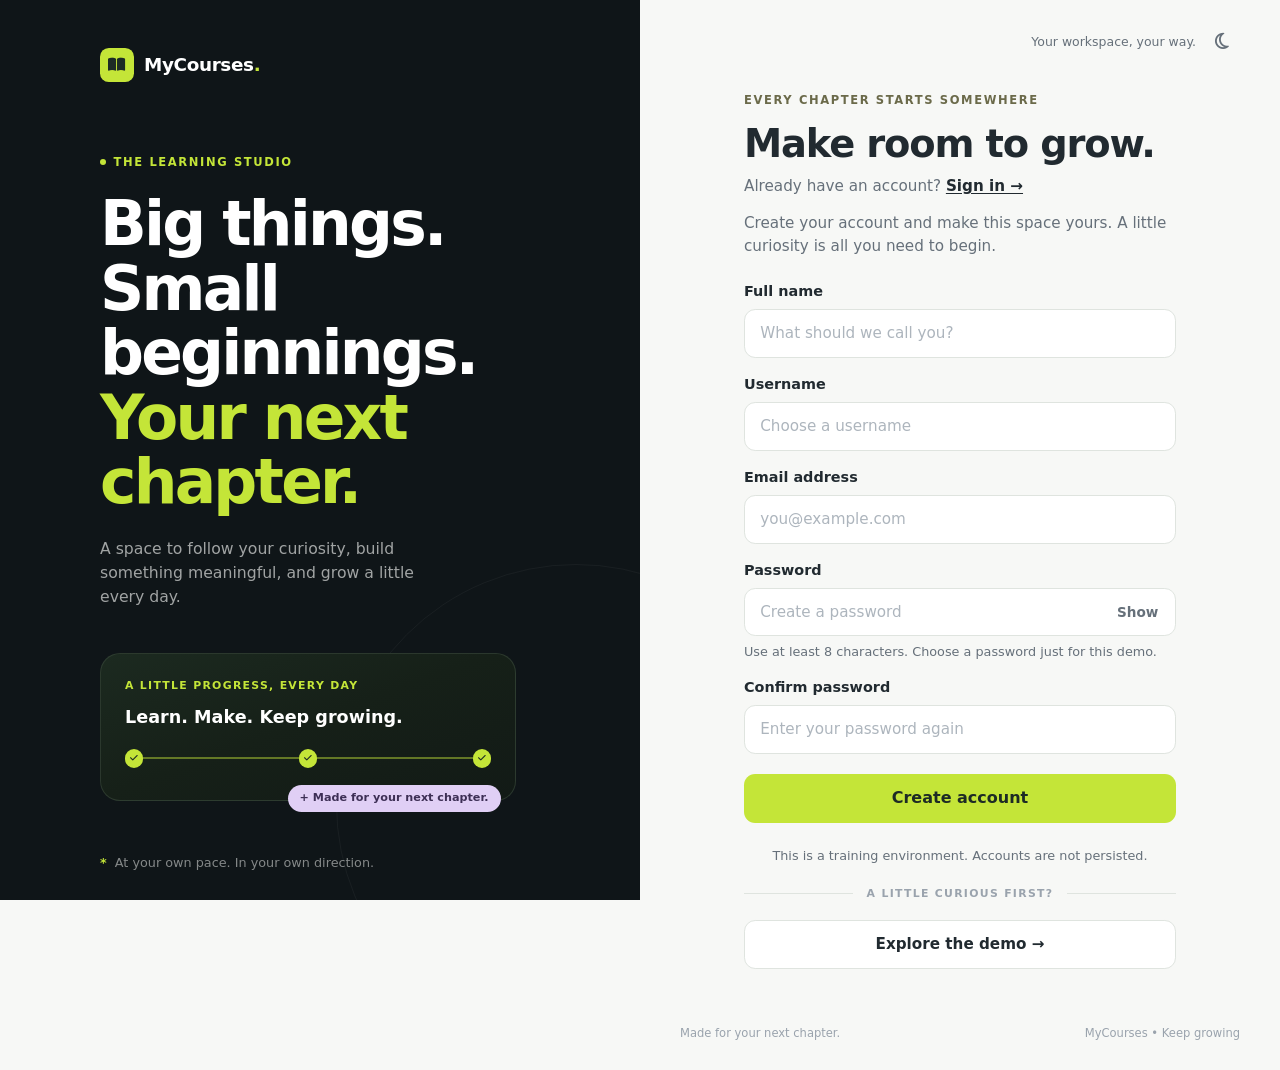
<file: register.html>
<!DOCTYPE html>
<html lang="en">
<head>
    <meta charset="UTF-8">
    <meta name="viewport" content="width=device-width, initial-scale=1.0">
    <title>Redirecting to Sign Up — MyCourses</title>
    <meta http-equiv="refresh" content="0; url=sign-up.html">
    <link rel="canonical" href="sign-up.html">
    <!-- FED-40 — apply appearance before first paint to prevent FOUC -->
    <script>
        (function () {
            try {
                var stored = localStorage.getItem('mycourses:appearance');
                var resolved = stored;
                if (stored !== 'light' && stored !== 'dark') {
                    resolved = window.matchMedia('(prefers-color-scheme: dark)').matches
                        ? 'dark' : 'light';
                }
                document.documentElement.setAttribute('data-bs-theme', resolved);
            } catch (e) {
                document.documentElement.setAttribute('data-bs-theme', 'light');
            }
        })();
    </script>
    <link href="https://cdn.jsdelivr.net/npm/bootstrap@5.3.2/dist/css/bootstrap.min.css" rel="stylesheet">
    <link rel="stylesheet" href="https://cdnjs.cloudflare.com/ajax/libs/font-awesome/6.4.0/css/all.min.css">
    <link rel="stylesheet" href="css/style.css">
    <link rel="stylesheet" href="css/appearance.css">
    <style>
        .register-redirect-page {
            align-items: center;
            background: #f7f8f6;
            display: flex;
            justify-content: center;
            min-height: 100vh;
            padding: 1.5rem;
        }

        .register-redirect-card {
            background: #ffffff;
            border: 1px solid #dfe4df;
            border-radius: 1rem;
            max-width: 28rem;
            padding: 2rem 1.75rem;
            text-align: center;
            width: 100%;
        }

        .register-redirect-card h1 {
            color: var(--app-ink, #212a30);
            font-size: 1.5rem;
            font-weight: 700;
            margin: 0 0 0.75rem;
        }

        .register-redirect-card p {
            color: var(--app-muted, #66707a);
            font-size: 0.95rem;
            line-height: 1.5;
            margin: 0 0 1.25rem;
        }

        .register-redirect-link {
            align-items: center;
            background: var(--app-green, #c4e538);
            border-radius: 0.7rem;
            color: #1d2b25;
            display: inline-flex;
            font-weight: 700;
            justify-content: center;
            padding: 0.75rem 1.1rem;
            text-decoration: none;
        }

        .register-redirect-link:hover {
            background: #b6d633;
            color: #1d2b25;
        }

        [data-bs-theme="dark"] .register-redirect-page {
            background: #121518;
        }

        [data-bs-theme="dark"] .register-redirect-card {
            background: #1a1e22;
            border-color: #2f353d;
        }

        [data-bs-theme="dark"] .register-redirect-card h1 {
            color: #e6e8e6;
        }

        [data-bs-theme="dark"] .register-redirect-card p {
            color: #9aa3ad;
        }
    </style>
</head>
<body class="register-redirect-page">
    <div class="register-redirect-card">
        <h1>Redirecting to Sign Up…</h1>
        <p>If you are not redirected automatically, continue below.</p>
        <a class="register-redirect-link" href="sign-up.html">Continue to Sign Up →</a>
    </div>
</body>
</html>
</file>
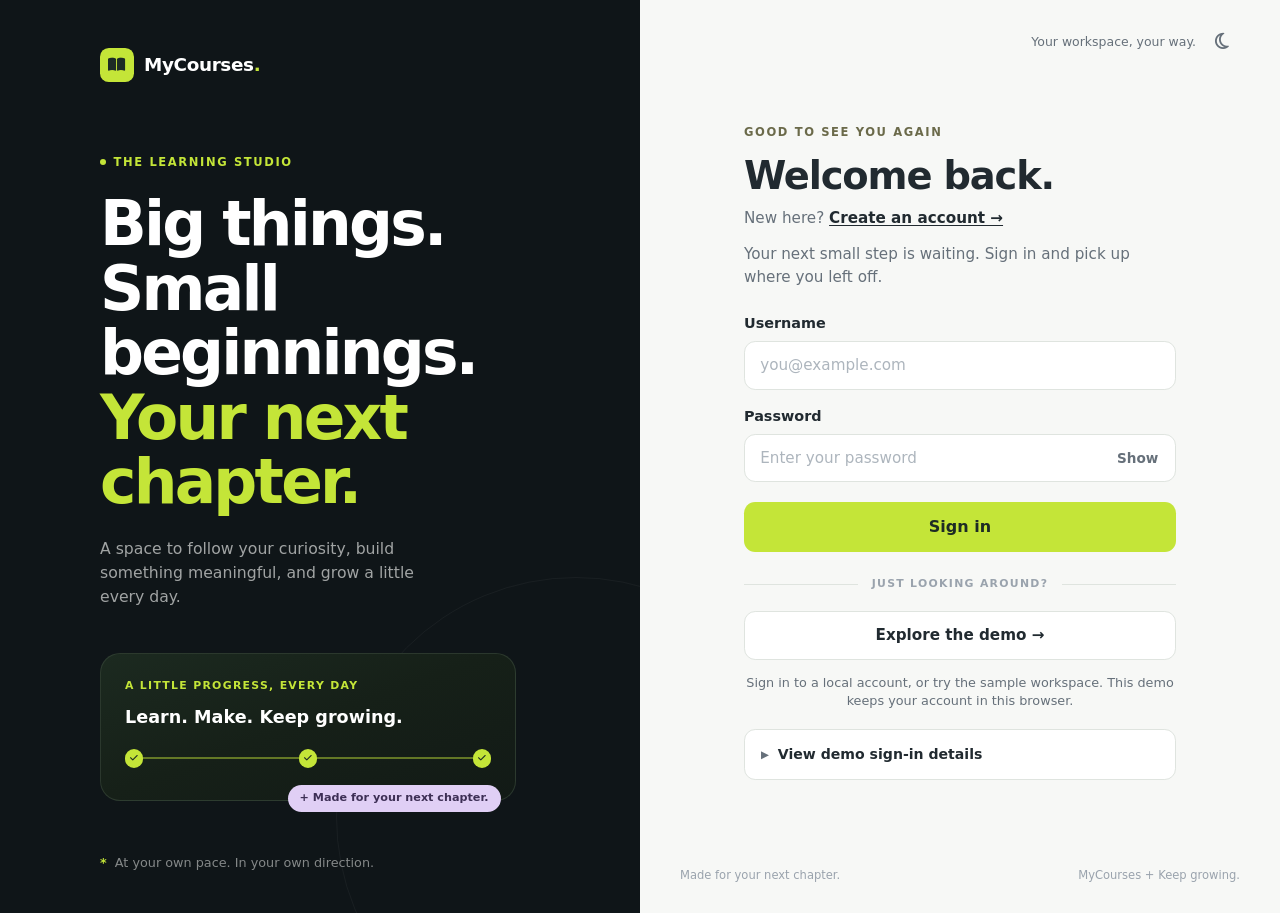
<file: sign-in.html>
<!DOCTYPE html>
<html lang="en">
<head>
    <meta charset="UTF-8">
    <meta name="viewport" content="width=device-width, initial-scale=1.0">
    <title>Sign In — MyCourses</title>
    <!-- FED-40 — apply appearance before first paint to prevent FOUC -->
    <script>
        (function () {
            try {
                var stored = localStorage.getItem('mycourses:appearance');
                var resolved = stored;
                if (stored !== 'light' && stored !== 'dark') {
                    resolved = window.matchMedia('(prefers-color-scheme: dark)').matches
                        ? 'dark' : 'light';
                }
                document.documentElement.setAttribute('data-bs-theme', resolved);
            } catch (e) {
                document.documentElement.setAttribute('data-bs-theme', 'light');
            }
        })();
    </script>
    <link href="https://cdn.jsdelivr.net/npm/bootstrap@5.3.2/dist/css/bootstrap.min.css" rel="stylesheet">
    <link rel="stylesheet" href="https://cdnjs.cloudflare.com/ajax/libs/font-awesome/6.4.0/css/all.min.css">
    <link rel="stylesheet" href="css/style.css">
    <link rel="stylesheet" href="css/appearance.css">
    <link rel="stylesheet" href="css/sign-in.css">
</head>
<body class="signin-page">
    <div class="signin-shell">
        <!-- LEFT PANEL — static branding (no JS) -->
        <aside class="signin-brand">
            <div class="signin-brand-inner">
                <div class="signin-brand-logo">
                    <span class="signin-brand-logo-icon" aria-hidden="true">
                        <i class="fa-solid fa-book-open"></i>
                    </span>
                    <span class="signin-brand-logo-text">MyCourses<span class="signin-brand-logo-dot">.</span></span>
                </div>

                <div class="signin-brand-body">
                    <p class="signin-brand-eyebrow">
                        <span class="signin-brand-eyebrow-dot" aria-hidden="true"></span>
                        THE LEARNING STUDIO
                    </p>
                    <h1 class="signin-brand-headline">
                        Big things.<br>
                        Small<br>
                        beginnings.<br>
                        <span class="signin-brand-headline-accent">Your next<br>chapter.</span>
                    </h1>
                    <p class="signin-brand-subtext">
                        A space to follow your curiosity, build something meaningful, and grow a little every day.
                    </p>
                </div>

                <div class="signin-brand-card" aria-hidden="true">
                    <p class="signin-brand-card-eyebrow">A LITTLE PROGRESS, EVERY DAY</p>
                    <p class="signin-brand-card-title">Learn. Make. Keep growing.</p>
                    <div class="signin-brand-progress">
                        <span class="signin-brand-progress-node is-done">
                            <i class="fa-solid fa-check"></i>
                        </span>
                        <span class="signin-brand-progress-line"></span>
                        <span class="signin-brand-progress-node is-done">
                            <i class="fa-solid fa-check"></i>
                        </span>
                        <span class="signin-brand-progress-line"></span>
                        <span class="signin-brand-progress-node is-done">
                            <i class="fa-solid fa-check"></i>
                        </span>
                    </div>
                    <span class="signin-brand-badge">+ Made for your next chapter.</span>
                </div>

                <p class="signin-brand-footer">
                    <span class="signin-brand-footer-star" aria-hidden="true">*</span>
                    At your own pace. In your own direction.
                </p>
            </div>
        </aside>

        <!-- RIGHT PANEL — interactive form -->
        <main class="signin-panel">
            <div class="signin-panel-top">
                <span class="signin-panel-top-label">Your workspace, your way.</span>
                <button class="app-theme-toggle" type="button" aria-label="Toggle appearance" data-theme-toggle>
                    <i class="fa-regular fa-moon theme-toggle-moon" aria-hidden="true"></i>
                    <i class="fa-solid fa-sun theme-toggle-sun" aria-hidden="true"></i>
                </button>
            </div>

            <div class="signin-panel-content">
                <p class="signin-eyebrow">GOOD TO SEE YOU AGAIN</p>
                <h2 class="signin-heading">Welcome back.</h2>
                <p class="signin-signup-line">
                    New here?
                    <a href="sign-up.html" class="signin-signup-link">Create an account →</a>
                </p>
                <p class="signin-lead">
                    Your next small step is waiting. Sign in and pick up where you left off.
                </p>

                <div id="form-alert"
                     class="signin-alert d-none"
                     role="alert"
                     aria-live="polite"></div>

                <form id="sign-in-form" class="signin-form" novalidate>
                    <div class="signin-field">
                        <label for="username-input" class="signin-label">Username</label>
                        <input type="text"
                               id="username-input"
                               name="username"
                               required
                               class="form-control signin-input"
                               autocomplete="username"
                               placeholder="you@example.com"
                               spellcheck="false">
                        <div id="username-error"
                             class="signin-field-error d-none"
                             aria-live="polite"></div>
                    </div>

                    <div class="signin-field">
                        <label for="password-input" class="signin-label">Password</label>
                        <div class="signin-password-wrap">
                            <input type="password"
                                   id="password-input"
                                   required
                                   name="password"
                                   class="form-control signin-input"
                                   autocomplete="current-password"
                                   placeholder="Enter your password">
                            <button type="button"
                                    id="password-toggle"
                                    class="signin-password-toggle"
                                    aria-label="Show password">Show</button>
                        </div>
                        <div id="password-error"
                             class="signin-field-error d-none"
                             aria-live="polite"></div>
                    </div>

                    <button type="submit" id="sign-in-btn" class="btn signin-submit">
                        Sign in
                    </button>
                </form>

                <div class="signin-divider" role="separator">
                    <span>JUST LOOKING AROUND?</span>
                </div>

                <button type="button" id="explore-demo-btn" class="btn signin-demo-btn">
                    Explore the demo →
                </button>

                <p class="signin-demo-note">
                    Sign in to a local account, or try the sample workspace.
                    This demo keeps your account in this browser.
                </p>

                <details class="signin-details">
                    <summary class="signin-details-summary">
                        <span class="signin-details-caret" aria-hidden="true">▶</span>
                        View demo sign-in details
                    </summary>
                    <div class="signin-details-body">
                        <p>Username: <strong>emilys</strong></p>
                        <p>Password: <strong>emilyspass</strong></p>
                        <p>Your learning stays saved in this browser.</p>
                    </div>
                </details>
            </div>

            <footer class="signin-panel-footer">
                <span>Made for your next chapter.</span>
                <span>MyCourses + Keep growing.</span>
            </footer>
        </main>
    </div>

    <script src="https://cdn.jsdelivr.net/npm/bootstrap@5.3.2/dist/js/bootstrap.bundle.min.js"></script>
    <script src="js/theme.js"></script>
    <script src="js/auth-api.js"></script>
    <script src="js/auth-storage.js"></script>
    <script src="js/sign-in.js"></script>
</body>
</html>
</file>
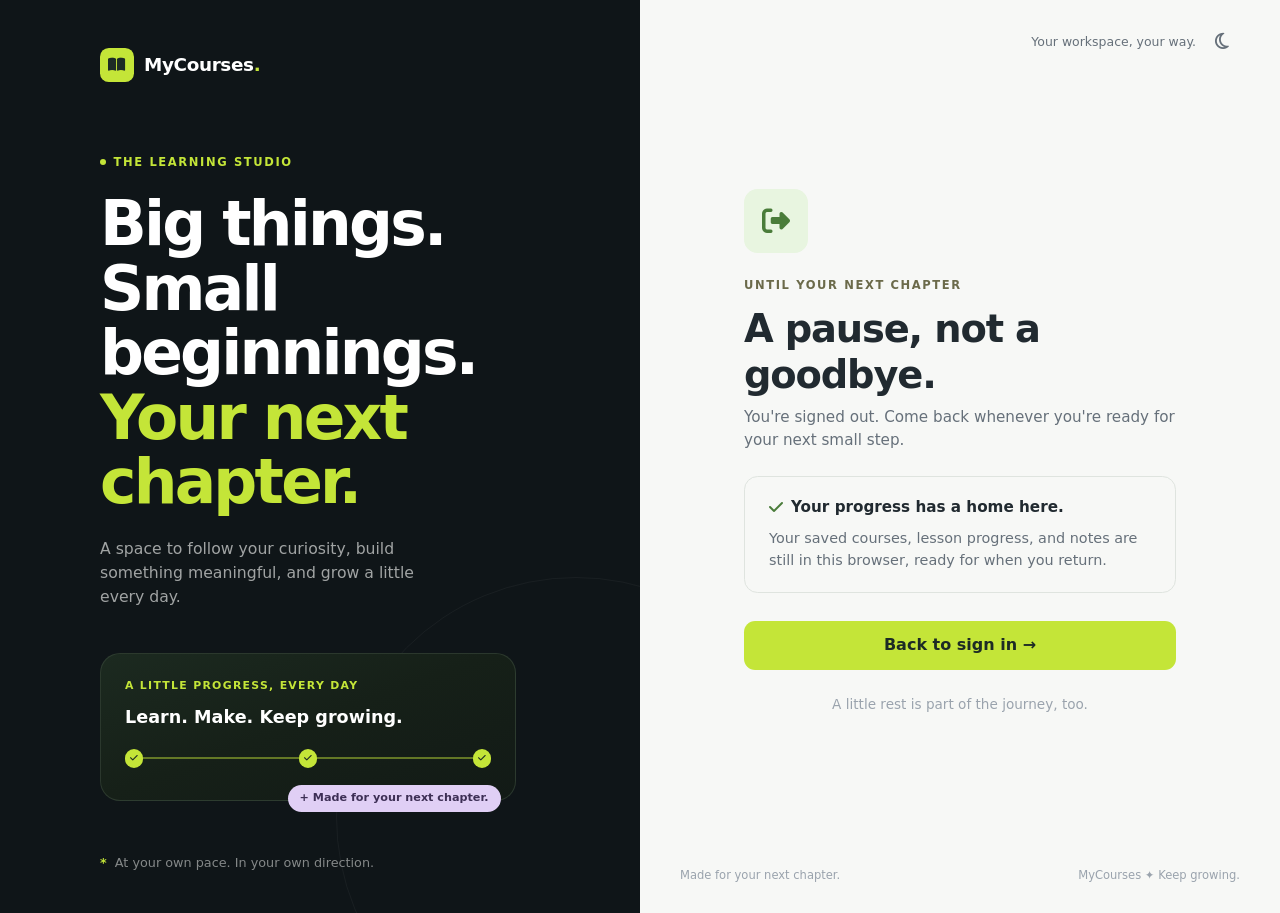
<file: sign-out.html>
<!DOCTYPE html>
<html lang="en">
<head>
    <meta charset="UTF-8">
    <meta name="viewport" content="width=device-width, initial-scale=1.0">
    <title>Sign Out — MyCourses</title>
    <!-- FED-40 — apply appearance before first paint to prevent FOUC -->
    <script>
        (function () {
            try {
                var stored = localStorage.getItem('mycourses:appearance');
                var resolved = stored;
                if (stored !== 'light' && stored !== 'dark') {
                    resolved = window.matchMedia('(prefers-color-scheme: dark)').matches
                        ? 'dark' : 'light';
                }
                document.documentElement.setAttribute('data-bs-theme', resolved);
            } catch (e) {
                document.documentElement.setAttribute('data-bs-theme', 'light');
            }
        })();
    </script>
    <link href="https://cdn.jsdelivr.net/npm/bootstrap@5.3.2/dist/css/bootstrap.min.css" rel="stylesheet">
    <link rel="stylesheet" href="https://cdnjs.cloudflare.com/ajax/libs/font-awesome/6.4.0/css/all.min.css">
    <link rel="stylesheet" href="css/style.css">
    <link rel="stylesheet" href="css/appearance.css">
    <link rel="stylesheet" href="css/sign-in.css">
    <link rel="stylesheet" href="css/sign-out.css">
</head>
<body class="signin-page signout-page">
    <div class="signin-shell">
        <!-- LEFT PANEL — static branding (shared with sign-in) -->
        <aside class="signin-brand">
            <div class="signin-brand-inner">
                <div class="signin-brand-logo">
                    <span class="signin-brand-logo-icon" aria-hidden="true">
                        <i class="fa-solid fa-book-open"></i>
                    </span>
                    <span class="signin-brand-logo-text">MyCourses<span class="signin-brand-logo-dot">.</span></span>
                </div>

                <div class="signin-brand-body">
                    <p class="signin-brand-eyebrow">
                        <span class="signin-brand-eyebrow-dot" aria-hidden="true"></span>
                        THE LEARNING STUDIO
                    </p>
                    <h1 class="signin-brand-headline">
                        Big things.<br>
                        Small<br>
                        beginnings.<br>
                        <span class="signin-brand-headline-accent">Your next<br>chapter.</span>
                    </h1>
                    <p class="signin-brand-subtext">
                        A space to follow your curiosity, build something meaningful, and grow a little every day.
                    </p>
                </div>

                <div class="signin-brand-card" aria-hidden="true">
                    <p class="signin-brand-card-eyebrow">A LITTLE PROGRESS, EVERY DAY</p>
                    <p class="signin-brand-card-title">Learn. Make. Keep growing.</p>
                    <div class="signin-brand-progress">
                        <span class="signin-brand-progress-node is-done">
                            <i class="fa-solid fa-check"></i>
                        </span>
                        <span class="signin-brand-progress-line"></span>
                        <span class="signin-brand-progress-node is-done">
                            <i class="fa-solid fa-check"></i>
                        </span>
                        <span class="signin-brand-progress-line"></span>
                        <span class="signin-brand-progress-node is-done">
                            <i class="fa-solid fa-check"></i>
                        </span>
                    </div>
                    <span class="signin-brand-badge">+ Made for your next chapter.</span>
                </div>

                <p class="signin-brand-footer">
                    <span class="signin-brand-footer-star" aria-hidden="true">*</span>
                    At your own pace. In your own direction.
                </p>
            </div>
        </aside>

        <!-- RIGHT PANEL — sign-out confirmation -->
        <main class="signin-panel">
            <div class="signin-panel-top">
                <span class="signin-panel-top-label">Your workspace, your way.</span>
                <button class="app-theme-toggle" type="button" aria-label="Toggle appearance" data-theme-toggle>
                    <i class="fa-regular fa-moon theme-toggle-moon" aria-hidden="true"></i>
                    <i class="fa-solid fa-sun theme-toggle-sun" aria-hidden="true"></i>
                </button>
            </div>

            <div class="signin-panel-content">
                <div class="signout-icon" aria-hidden="true">
                    <i class="fa-solid fa-right-from-bracket"></i>
                </div>

                <p class="signin-eyebrow">UNTIL YOUR NEXT CHAPTER</p>
                <h2 class="signin-heading">A pause, not a goodbye.</h2>
                <p class="signin-lead">
                    You're signed out. Come back whenever you're ready for your next small step.
                </p>

                <div class="signout-card" role="status">
                    <p class="signout-card-title">
                        <i class="fa-solid fa-check signout-card-icon" aria-hidden="true"></i>
                        Your progress has a home here.
                    </p>
                    <p class="signout-card-body">
                        Your saved courses, lesson progress, and notes are still in this browser, ready for when you return.
                    </p>
                </div>

                <a href="sign-in.html" class="btn signin-submit">
                    Back to sign in →
                </a>

                <p class="signout-note">
                    A little rest is part of the journey, too.
                </p>
            </div>

            <footer class="signin-panel-footer">
                <span>Made for your next chapter.</span>
                <span>MyCourses ✦ Keep growing.</span>
            </footer>
        </main>
    </div>

    <script src="https://cdn.jsdelivr.net/npm/bootstrap@5.3.2/dist/js/bootstrap.bundle.min.js"></script>
    <script src="js/theme.js"></script>
    <script src="js/auth-storage.js"></script>
    <script src="js/sign-out.js"></script>
</body>
</html>
</file>
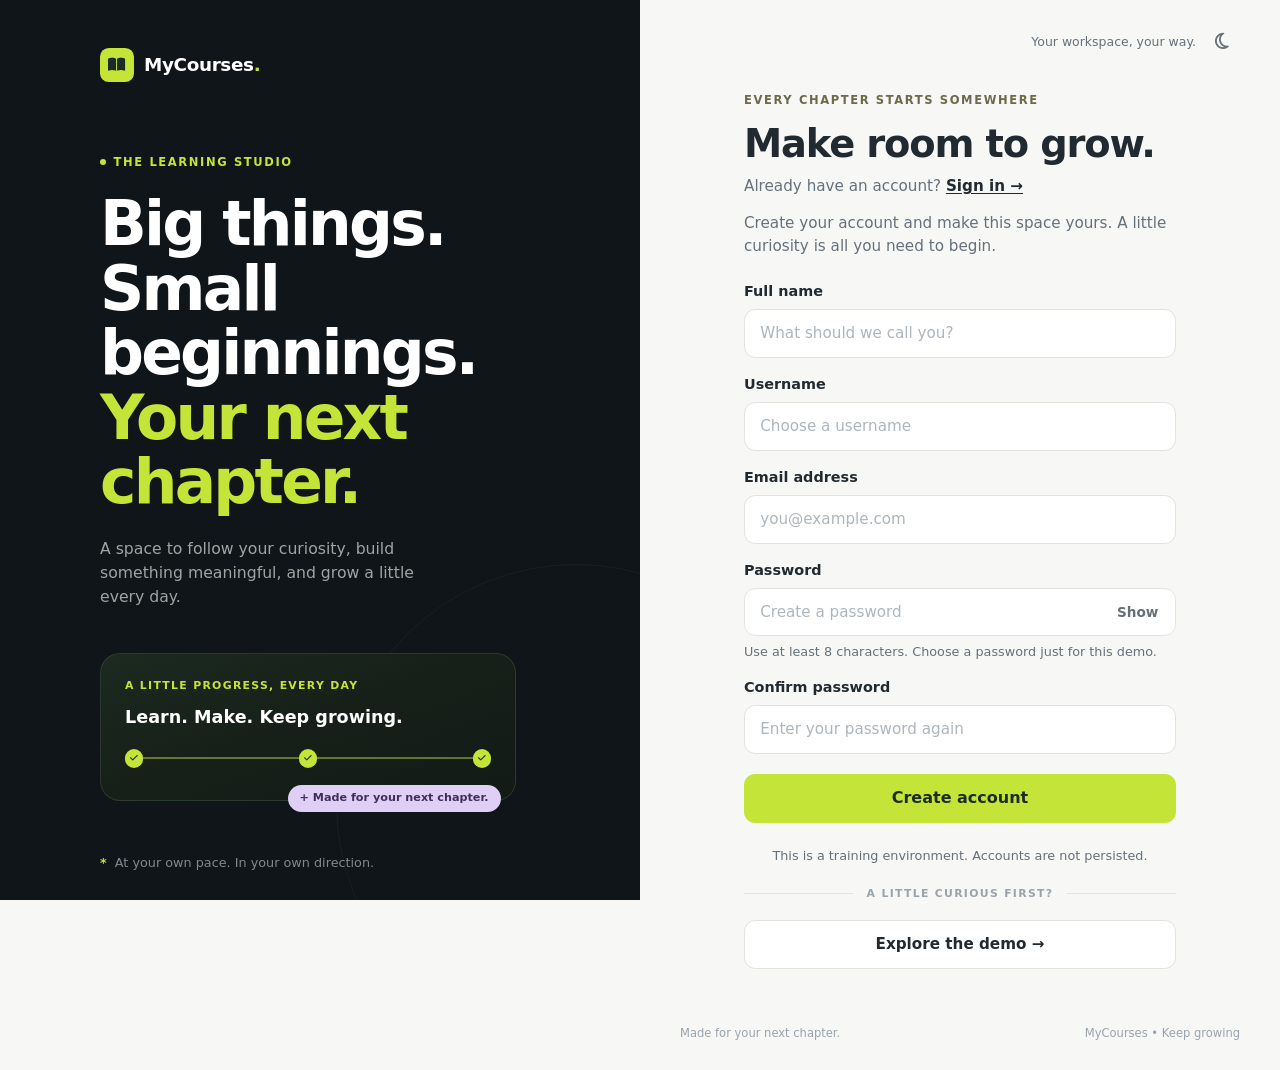
<file: sign-up.html>
<!DOCTYPE html>
<html lang="en">
<head>
    <meta charset="UTF-8">
    <meta name="viewport" content="width=device-width, initial-scale=1.0">
    <title>Sign Up — MyCourses</title>
    <!-- FED-40 — apply appearance before first paint to prevent FOUC -->
    <script>
        (function () {
            try {
                var stored = localStorage.getItem('mycourses:appearance');
                var resolved = stored;
                if (stored !== 'light' && stored !== 'dark') {
                    resolved = window.matchMedia('(prefers-color-scheme: dark)').matches
                        ? 'dark' : 'light';
                }
                document.documentElement.setAttribute('data-bs-theme', resolved);
            } catch (e) {
                document.documentElement.setAttribute('data-bs-theme', 'light');
            }
        })();
    </script>
    <link href="https://cdn.jsdelivr.net/npm/bootstrap@5.3.2/dist/css/bootstrap.min.css" rel="stylesheet">
    <link rel="stylesheet" href="https://cdnjs.cloudflare.com/ajax/libs/font-awesome/6.4.0/css/all.min.css">
    <link rel="stylesheet" href="css/style.css">
    <link rel="stylesheet" href="css/appearance.css">
    <link rel="stylesheet" href="css/sign-in.css">
    <link rel="stylesheet" href="css/sign-up.css">
</head>
<body class="signin-page signup-page ">
    <div class="signin-shell">
        <!-- LEFT PANEL — static branding (no JS) -->
        <aside class="signin-brand">
            <div class="signin-brand-inner">
                <div class="signin-brand-logo">
                    <span class="signin-brand-logo-icon" aria-hidden="true">
                        <i class="fa-solid fa-book-open"></i>
                    </span>
                    <span class="signin-brand-logo-text">MyCourses<span class="signin-brand-logo-dot">.</span></span>
                </div>

                <div class="signin-brand-body">
                    <p class="signin-brand-eyebrow">
                        <span class="signin-brand-eyebrow-dot" aria-hidden="true"></span>
                        THE LEARNING STUDIO
                    </p>
                    <h1 class="signin-brand-headline">
                        Big things.<br>
                        Small<br>
                        beginnings.<br>
                        <span class="signin-brand-headline-accent">Your next<br>chapter.</span>
                    </h1>
                    <p class="signin-brand-subtext">
                        A space to follow your curiosity, build something meaningful, and grow a little every day.
                    </p>
                </div>

                <div class="signin-brand-card" aria-hidden="true">
                    <p class="signin-brand-card-eyebrow">A LITTLE PROGRESS, EVERY DAY</p>
                    <p class="signin-brand-card-title">Learn. Make. Keep growing.</p>
                    <div class="signin-brand-progress">
                        <span class="signin-brand-progress-node is-done">
                            <i class="fa-solid fa-check"></i>
                        </span>
                        <span class="signin-brand-progress-line"></span>
                        <span class="signin-brand-progress-node is-done">
                            <i class="fa-solid fa-check"></i>
                        </span>
                        <span class="signin-brand-progress-line"></span>
                        <span class="signin-brand-progress-node is-done">
                            <i class="fa-solid fa-check"></i>
                        </span>
                    </div>
                    <span class="signin-brand-badge">+ Made for your next chapter.</span>
                </div>

                <p class="signin-brand-footer">
                    <span class="signin-brand-footer-star" aria-hidden="true">*</span>
                    At your own pace. In your own direction.
                </p>
            </div>
        </aside>

        <!-- RIGHT PANEL — interactive form -->
        <main class="signin-panel">
            <div class="signin-panel-top">
                <span class="signin-panel-top-label">Your workspace, your way.</span>
                <button class="app-theme-toggle" type="button" aria-label="Toggle appearance" data-theme-toggle>
                    <i class="fa-regular fa-moon theme-toggle-moon" aria-hidden="true"></i>
                    <i class="fa-solid fa-sun theme-toggle-sun" aria-hidden="true"></i>
                </button>
            </div>

            <div class="signin-panel-content">
                <p class="signin-eyebrow">EVERY CHAPTER STARTS SOMEWHERE</p>
                <h2 class="signin-heading">Make room to grow.</h2>
                <p class="signin-signup-line">
                    Already have an account?
                    <a href="sign-in.html" class="signin-signup-link">Sign in →</a>
                </p>
                <p class="signin-lead">
                    Create your account and make this space yours. A little curiosity is all you need to begin.
                </p>

                <div id="signup-success" class="signup-success d-none" role="status" aria-live="polite">
                    <h3 class="signup-success-title">Registration request completed</h3>
                    <p id="signup-success-message" class="signup-success-message"></p>
                    <a href="sign-in.html" class="signup-success-link">Go to Sign In</a>
                </div>

                <div id="signup-form-section">
                    <div id="form-alert"
                         class="signin-alert d-none"
                         role="alert"
                         aria-live="polite"></div>

                    <form id="sign-up-form" class="signin-form" novalidate>
                        <div class="signin-field">
                            <label for="full-name-input" class="signin-label">Full name</label>
                            <input type="text"
                                   id="full-name-input"
                                   name="fullName"
                                   required
                                   class="form-control signin-input"
                                   autocomplete="name"
                                   placeholder="What should we call you?"
                                   spellcheck="false">
                            <div id="full-name-error"
                                 class="signin-field-error d-none"
                                 aria-live="polite"></div>
                        </div>

                        <div class="signin-field">
                            <label for="username-input" class="signin-label">Username</label>
                            <input type="text"
                                   id="username-input"
                                   name="username"
                                   required
                                   class="form-control signin-input"
                                   autocomplete="username"
                                   placeholder="Choose a username"
                                   spellcheck="false">
                            <div id="username-error"
                                 class="signin-field-error d-none"
                                 aria-live="polite"></div>
                        </div>

                        <div class="signin-field">
                            <label for="email-input" class="signin-label">Email address</label>
                            <input type="email"
                                   id="email-input"
                                   name="email"
                                   required
                                   class="form-control signin-input"
                                   autocomplete="email"
                                   placeholder="you@example.com"
                                   spellcheck="false">
                            <div id="email-error"
                                 class="signin-field-error d-none"
                                 aria-live="polite"></div>
                        </div>

                        <div class="signin-field">
                            <label for="password-input" class="signin-label">Password</label>
                            <div class="signin-password-wrap">
                                <input type="password"
                                       id="password-input"
                                       required
                                       name="password"
                                       class="form-control signin-input"
                                       autocomplete="new-password"
                                       placeholder="Create a password">
                                <button type="button"
                                        id="password-toggle"
                                        class="signin-password-toggle"
                                        aria-label="Show password">Show</button>
                            </div>
                            <p class="signup-password-hint">
                                Use at least 8 characters. Choose a password just for this demo.
                            </p>
                            <div id="password-error"
                                 class="signin-field-error d-none"
                                 aria-live="polite"></div>
                        </div>

                        <div class="signin-field">
                            <label for="confirm-password-input" class="signin-label">Confirm password</label>
                            <input type="password"
                                   id="confirm-password-input"
                                   required
                                   name="confirmPassword"
                                   class="form-control signin-input"
                                   autocomplete="new-password"
                                   placeholder="Enter your password again">
                            <div id="confirm-password-error"
                                 class="signin-field-error d-none"
                                 aria-live="polite"></div>
                        </div>

                        <button type="submit" id="sign-up-btn" class="btn signin-submit">
                            Create account
                        </button>
                    </form>

                    <p class="signup-form-note">
                        This is a training environment. Accounts are not persisted.
                    </p>

                    <div class="signin-divider" role="separator">
                        <span>A LITTLE CURIOUS FIRST?</span>
                    </div>

                    <button type="button" id="explore-demo-btn" class="btn signin-demo-btn">
                        Explore the demo →
                    </button>
                </div>
            </div>

            <footer class="signin-panel-footer">
                <span>Made for your next chapter.</span>
                <span>MyCourses • Keep growing</span>
            </footer>
        </main>
    </div>

    <script src="https://cdn.jsdelivr.net/npm/bootstrap@5.3.2/dist/js/bootstrap.bundle.min.js"></script>
    <script src="js/theme.js"></script>
    <script src="js/auth-api.js"></script>
    <script src="js/auth-storage.js"></script>
    <script src="js/sign-up.js"></script>
</body>
</html>
</file>
<file: css/style.css>
/* ==========================================================================
   Global Styles (style.css)
   ========================================================================== */

/* ----- Utilities ----- */
.cursor-pointer {
    cursor: pointer;
}

/* ==========================================================================
   Welcome Section (FED-04)
   ========================================================================== */
.welcome-card {
    background-color: #f0f5ff;
    border: 1px solid #e0eafd;
}

.welcome-badge {
    color: #0d6efd;
    letter-spacing: 0.5px;
}

.book-img-wrapper {
    width: 100%;
    max-width: 280px;
    margin: 0 auto;
}

@media (min-width: 768px) {
    .book-img-wrapper {
        margin: 0 0 0 auto;
    }
}

.book-img {
    width: 100%;
    height: auto;
    object-fit: contain;
    display: block;
}

@media (max-width: 767.98px) {
    .profile-section {
        margin-left: auto;
    }
}

/* ==========================================================================
   Courses Section (FED-09)
   ========================================================================== */
.card {
    padding: 1.5rem !important;
}

.card-title {
    margin-top: 0;
    line-height: 1.2;
}

.card .d-flex.align-items-center.gap-4.text-muted.small.mb-0 > div {
    white-space: nowrap;
}

.course-content {
    gap: 16px;
}

.course-header {
    display: grid;
    grid-template-columns: 80px 1fr;
    gap: 16px;
    align-items: start;
}

.course-icon,
.course-icon-mobile {
    width: 75px;
    height: 75px;
    font-size: 2.2rem;
}

.course-icon.bg-danger-subtle,
.course-icon-mobile.bg-danger-subtle {
    font-size: 1.6rem;
    font-weight: 800;
}

.course-info {
    min-width: 0;
}

.course-details {
    display: flex;
    flex-direction: column;
    gap: 12px;
}

.instructor,
.course-meta {
    color: #6c757d;
    font-size: 14px;
}

.instructor i,
.course-meta i {
    margin-right: 8px;
    width: 14px;
}

@media (min-width: 768px) and (max-width: 991.98px) {
    .card {
        padding: 1rem !important;
    }

    .course-content {
        display: grid;
        grid-template-columns: 56px 1fr;
        column-gap: 12px;
        row-gap: 8px;
    }

    .course-header {
        display: contents;
    }

    .course-icon {
        grid-column: 1;
        grid-row: 1;
        width: 56px;
        height: 56px;
        font-size: 1.5rem;
    }

    .course-icon.bg-danger-subtle {
        font-size: 1.1rem;
    }

    .course-info {
        grid-column: 2;
        grid-row: 1;
    }

    .course-details {
        grid-column: 2;
        grid-row: 2;
        gap: 6px;
    }

    .card-title {
        font-size: 1rem;
        line-height: 1.25;
        margin-bottom: 4px;
    }

    .instructor,
    .course-meta {
        font-size: 12px;
    }

    .instructor i,
    .course-meta i {
        margin-right: 4px;
        width: 12px;
    }

    .course-meta {
        gap: 8px !important;
    }

    .instructor,
    .course-meta > div {
        white-space: nowrap;
    }
}

@media (min-width: 992px) {
    .course-content {
        height: 100%;
    }

    .course-header {
        display: grid;
        grid-template-columns: 80px 1fr;
        gap: 16px;
    }

    .course-details {
        margin-top: auto;
    }

    .instructor {
        margin-bottom: 4px;
    }
}

/* ==========================================================================
   Course Details Modal (FED-22)
   ========================================================================== */
#course-details-modal .modal-header {
    border-bottom: none;
    padding: 0.5rem 1rem;
}

#course-details-modal .btn-close {
    font-size: 0.9rem;
    opacity: 0.85;
    transition: opacity 0.2s ease;
    padding: 1rem;
    margin: -0.5rem -0.5rem -0.5rem 0;
}

#course-details-modal .btn-close:hover {
    opacity: 1;
}

#course-details-modal .course-icon {
    width: 72px;
    height: 72px;
    font-size: 2rem;
}

.modal-info-row {
    display: flex;
    align-items: center;
    gap: 0.75rem;
}

.modal-info-row .label {
    color: #6c757d;
    min-width: 90px;
}

.modal-info-row .value {
    font-weight: 500;
    color: #212529;
}

.modal-icon-fixed {
    width: 20px;
    text-align: center;
}

.modal-close-btn {
    width: 100%;
}

@media (min-width: 768px) {
    .modal-close-btn {
        width: auto;
        padding-left: 2.5rem;
        padding-right: 2.5rem;
    }
}

/* ==========================================================================
   App Layout — Variables (FED-25)
   ========================================================================== */
:root {
    --app-header-height: 77px;
    --app-sidebar-width: 250px;
    --app-sidebar-width-lg: 260px;
    --app-green: #c4e538;
    --app-green-dark: #496714;
    --app-green-bg: #e8f3e0;
    --app-ink: #212a30;
    --app-muted: #66707a;
}

header.navbar {
    min-height: var(--app-header-height);
    box-sizing: border-box;
}

.app-main {
    flex: 1;
    min-width: 0;
}

@media (max-width: 767.98px) {
    .app-layout {
        min-height: calc(100vh - var(--app-header-height));
    }
}

/* ==========================================================================
   Header Search (FED-36)
   ========================================================================== */
.header-container {
    flex-wrap: nowrap;
    gap: 0.5rem;
    row-gap: 0;
}

.header-search {
    order: 0;
    flex: 1 1 auto;
    min-width: 0;
}

@media (min-width: 768px) {
    .header-search {
        flex: 0 1 360px;
        margin-left: auto;
        max-width: 360px;
    }
}

.header-search .input-group {
    align-items: center;
    height: 38px;
    transition: background-color 0.2s ease, border-color 0.2s ease;
}

.header-search .input-group-text,
.header-search .form-control {
    height: 100%;
    min-height: 0;
    padding-top: 0;
    padding-bottom: 0;
}

.header-search .input-group:focus-within {
    background-color: #fff !important;
    border-color: var(--app-green) !important;
    box-shadow: 0 0 0 0.15rem rgba(196, 229, 56, 0.15);
}

.header-search .form-control::placeholder {
    color: #adb5bd;
}

.header-search .form-control:focus {
    box-shadow: none;
    border-color: transparent;
}


/* Header search badge (Ctrl K) */


.header-search .input-group > .header-search-badge {
    align-items: center;
    align-self: center;
    background: #f1f3f5;
    border: 1px solid #dee2e6;
    border-radius: 6px;
    box-shadow: none;
    color: #6c757d;
    display: inline-flex;
    flex-shrink: 0;
    font-family: inherit;
    font-size: 0.68rem;
    font-weight: 500;
    height: 22px;
    justify-content: center;
    line-height: 1;
    margin: 0 0.55rem 0 0.15rem;
    min-height: 0;
    padding: 0 0.4rem;
    white-space: nowrap;
}
[data-bs-theme="dark"] .header-search .input-group > .header-search-badge {
    background: #1f2021;
    border: 1px solid #27292a;
    color: #8597a7;
}
/* ==========================================================================
   App Main Containers
   ========================================================================== */
.app-main > .container {
    max-width: 100%;
    padding-inline: 24px;
}

@media (min-width: 1200px) {
    .app-main > .container {
        max-width: 1200px;
    }
}

@media (min-width: 1440px) {
    .app-main > .container {
        max-width: 1320px;
    }
}

/* ==========================================================================
   Header Avatar — Learning Studio style
   ========================================================================== */
.avatar-icon {
    align-items: center;
    background-color: #e8dcf6;
    border: 3px solid #ffffff;
    border-radius: 50%;
    box-shadow: none;
    display: inline-flex;
    flex-shrink: 0;
    height: 39px;
    justify-content: center;
    width: 39px;
}

.avatar-initials {
    color: #645078;
    font-size: 0.75rem;
    font-weight: 700;
    letter-spacing: 0.02em;
    line-height: 1;
    text-transform: uppercase;
}

/* ==========================================================================
   App Breadcrumb (Header)
   ========================================================================== */
.app-breadcrumb {
    align-items: center;
    display: flex;
    font-size: 0.78rem;
    gap: 0.5rem;
    white-space: nowrap;
}

.app-breadcrumb-root {
    color: var(--app-muted, #66707a);
}

.app-breadcrumb-sep {
    color: #c4c9d1;
}

.app-breadcrumb-current {
    color: var(--app-ink, #212a30);
    font-weight: 600;
}

@media (max-width: 1199.98px) {
    .app-breadcrumb {
        display: none;
    }
}
        
/* ==========================================================================
   Header Actions — Icon Buttons
   ========================================================================== */
.header-actions {
    align-items: center;
    display: flex;
    flex-shrink: 0;
    gap: 0.5rem;
}

/* Notification bell */
.app-icon-btn {
    align-items: center;
    background: transparent;
    border: 0;
    border-radius: 50%;
    color: var(--app-muted, #66707a);
    cursor: pointer;
    display: inline-flex;
    flex-shrink: 0;
    font-size: 1.1rem;
    height: 2.25rem;
    justify-content: center;
    position: relative;
    transition: background-color 0.2s ease, color 0.2s ease;
    width: 2.25rem;
}

.app-icon-btn:hover {
    background: #f2f4f7;
    color: var(--app-ink, #212a30);
}

/* Optional notification dot */
.app-icon-btn--has-dot::after {
    background: #d2fa62;
    border: 2px solid #fff;
    border-radius: 50%;
    content: '';
    height: 0.5rem;
    position: absolute;
    right: 0.4rem;
    top: 0.35rem;
    width: 0.5rem;
}

/* Theme toggle (moon) */
.app-theme-toggle {
    align-items: center;
    background: transparent;
    border: 0;
    border-radius: 50%;
    color: var(--app-muted, #66707a);
    cursor: pointer;
    display: inline-flex;
    flex-shrink: 0;
    font-size: 1.15rem;
    height: 2.25rem;
    justify-content: center;
    transition: background-color 0.2s ease, color 0.2s ease;
    width: 2.25rem;
}

.app-theme-toggle:hover {
    background: #f2f4f7;
    color: var(--app-ink, #212a30);
}

@media (max-width: 767.98px) {
    .app-icon-btn {
        display: none;
    }

    .header-search {
        flex: 1 1 auto;
    }
}
/* ==========================================================================
   Skeleton Loading
   ========================================================================== */
.skeleton-box {
    background: linear-gradient(90deg, #eef1f4 0%, #f7f9fb 50%, #eef1f4 100%);
    background-size: 200% 100%;
    border-radius: 0.35rem;
    animation: skeleton-shimmer 1.4s ease-in-out infinite;
}

.skeleton-square {
    height: 3.5rem;
    width: 3.5rem;
    border-radius: 0.75rem;
}

.skeleton-line {
    height: 0.8rem;
    margin-bottom: 0.5rem;
}

.skeleton-line--short {
    width: 40%;
}

@keyframes skeleton-shimmer {
    0%   { background-position: 200% 0; }
    100% { background-position: -200% 0; }
}
</file>
<file: css/cards.css>
/* ==========================================================================
   Shared Learning & Course Cards (.ml-card)
   Used in My Learning and Favorites pages
   ========================================================================== */

/* ----- Card Container ----- */
.ml-card {
    background: #fff;
    border: 1px solid #dee2e6;
    border-radius: 1.25rem;
    display: flex;
    flex-direction: column;
    overflow: hidden;
    padding: 0.625rem;
    min-width: 0;
    width: 100%;
}

/* ----- Banner ----- */
.ml-card-banner {
    background: #f5ddce;
    border-radius: 0.9rem;
    min-height: 14rem;
    overflow: hidden;
    padding: 1rem;
    position: relative;
}

.ml-card-banner--purple {
    background: #e5def4;
}

.ml-card-banner--blue {
    background: #d9edf6;
}

.ml-card-tag,
.ml-card-favorite {
    background: rgba(255, 255, 255, 0.82);
    border: 0;
    border-radius: 0.5rem;
    color: #59615b;
    font-size: 0.7rem;
    font-weight: 700;
    padding: 0.4rem 0.65rem;
    position: absolute;
    z-index: 1;
}

.ml-card-tag {
    left: 1rem;
    top: 1rem;
}

.ml-card-favorite {
    border-radius: 50%;
    cursor: pointer;
    font-size: 1rem;
    height: 2.7rem;
    padding: 0;
    right: 1rem;
    top: 0.75rem;
    width: 2.7rem;
}

.ml-card-favorite.is-active,
.ml-card-favorite.is-active i {
    color: rgb(161, 72, 95);
}

/* ----- Banner Art ----- */
.ml-card-editor-art {
    align-items: end;
    bottom: 1.2rem;
    display: flex;
    gap: 1.25rem;
    left: 2rem;
    position: absolute;
    right: 2rem;
}

@media (max-width: 575.98px) {
    .ml-card-editor-art {
        left: 1.5rem;
        right: 1.5rem;
    }
}

.ml-card-tech-badge {
    align-items: center;
    background: rgba(255, 255, 255, 0.7);
    border-radius: 1rem;
    color: #9a6847;
    display: flex;
    flex: 0 0 4.5rem;
    font-size: 2rem;
    height: 4.5rem;
    justify-content: center;
    transform: rotate(8deg);
}

.ml-card-banner--purple .ml-card-tech-badge {
    color: #805aa0;
}

.ml-card-banner--blue .ml-card-tech-badge {
    color: #5d9fbd;
}

.ml-card-editor {
    background: rgba(255, 255, 255, 0.85);
    border-radius: 0.65rem;
    box-shadow: 0.5rem 0.5rem 0 rgba(0, 0, 0, 0.08);
    color: #a16443;
    display: flex;
    flex: 1;
    flex-direction: column;
    gap: 1.3rem;
    min-height: 8.75rem;
    min-width: 0;
    padding: 1rem;
    transform: rotate(-9deg);
}

.ml-card-banner--purple .ml-card-editor {
    color: #76508b;
}

.ml-card-banner--blue .ml-card-editor {
    color: #4f8cad;
}

.ml-card-editor-dots {
    color: #a5a5a5;
    font-size: 0.75rem;
    letter-spacing: 0.3rem;
}

.ml-card-editor-code {
    font-family: ui-monospace, 'SF Mono', Consolas, 'Courier New', monospace;
    font-size: clamp(0.65rem, 1vw, 0.8rem);
}

/* ----- Card Body ----- */
.ml-card-body {
    display: flex;
    flex: 1;
    flex-direction: column;
    gap: 1rem;
    padding: 1.4rem 1rem 1rem;
}

.ml-card-meta {
    align-items: center;
    display: flex;
    justify-content: space-between;
}

.ml-card-category {
    color: #647d1d;
    font-size: 0.7rem;
    font-weight: 700;
    letter-spacing: 0.05em;
    text-transform: uppercase;
}

.ml-card-rating {
    color: #536273;
    font-size: 0.8rem;
    font-weight: 600;
}

.ml-card-rating i {
    color: #d2a33d;
    margin-right: 0.3rem;
}

.ml-card-title {
    color: #212529;
    font-size: 1.15rem;
    font-weight: 700;
    margin: 0;
}

.ml-card-instructor {
    align-items: center;
    color: #68707a;
    display: flex;
    font-size: 0.85rem;
    gap: 0.55rem;
}

.ml-card-avatar {
    align-items: center;
    background: #f1eee7;
    border-radius: 50%;
    color: #806a4c;
    display: flex;
    font-size: 0.62rem;
    font-weight: 700;
    height: 1.8rem;
    justify-content: center;
    width: 1.8rem;
}

/* ----- Progress ----- */
.ml-card-progress {
    align-items: center;
    display: flex;
    gap: 0.75rem;
    margin-top: auto;
}

.ml-card-progress-track {
    background: #e7eadf;
    border-radius: 10rem;
    flex: 1;
    height: 0.4rem;
    overflow: hidden;
}

.ml-card-progress-fill {
    background: #8ba354;
    border-radius: inherit;
    height: 100%;
    width: var(--progress);
}

.ml-card-progress-label {
    color: #586235;
    font-size: 0.75rem;
    white-space: nowrap;
}

/* ----- Action Footer ----- */
.ml-card-footer {
    padding: 0 1rem 1rem;
}

.ml-card-action {
    background: var(--app-ink, #252d31);
    border: 0;
    border-radius: 0.75rem;
    color: #fff;
    cursor: pointer;
    font-size: 0.9rem;
    font-weight: 700;
    min-height: 3.35rem;
    width: 100%;
}

.ml-card-action i {
    margin-right: 0.7rem;
}
</file>
<file: css/sidebar.css>
/* ==========================================================================
   Sidebar Navigation (FED-29)
   ========================================================================== */

/* ==========================================================================
   1. App Shell — Layout
   ========================================================================== */
.app-shell {
    display: grid;
    grid-template-columns: 1fr;
    min-height: 100vh;
}

@media (min-width: 768px) {
    .app-shell {
        grid-template-columns: 250px 1fr;
    }
}

@media (min-width: 1200px) {
    .app-shell {
        grid-template-columns: var(--app-sidebar-width-lg) 1fr;
    }
}

.app-content {
    display: flex;
    flex-direction: column;
    min-width: 0;
    min-height: 100vh;
}

/* ==========================================================================
   2. Sidebar Base
   ========================================================================== */
.sidebar-nav {
    background: #171e27;
    color: #aeb9cb;
    padding: 1.75rem 1.25rem;
    z-index: 1040;
    scrollbar-color: #3a4454 transparent;
    scrollbar-width: thin;
}

.sidebar-nav::-webkit-scrollbar {
    width: 6px;
}

.sidebar-nav::-webkit-scrollbar-track {
    background: transparent;
}

.sidebar-nav::-webkit-scrollbar-thumb {
    background: #3a4454;
    border-radius: 3px;
}

.sidebar-nav::-webkit-scrollbar-thumb:hover {
    background: #4a5464;
}

@media (min-width: 768px) {
    .sidebar-nav {
        position: sticky;
        top: 0;
        height: 100vh;
        overflow-y: auto;
    }
}

/* ==========================================================================
   3. Logo
   ========================================================================== */
.sidebar-logo {
    align-items: center;
    display: flex;
    gap: 0.65rem;
    margin-bottom: 1.75rem;
    padding: 0.25rem 0.5rem;
    text-decoration: none;
}

.sidebar-logo-img {
    display: block;
    flex-shrink: 0;
    height: 40px;
    width: 40px;
}

.sidebar-logo-text {
    color: #fff;
    font-size: 1.5rem;
    font-weight: 700;
    letter-spacing: -0.02em;
    white-space: nowrap;
}

.sidebar-logo-text-courses {
    color: #d2fa62;
}

/* ==========================================================================
   4. Groups
   ========================================================================== */
.sidebar-nav-content {
    display: flex;
    flex-direction: column;
    gap: 1.75rem;
}

.sidebar-nav-group + .sidebar-nav-group {
    border-top: 1px solid rgba(174, 185, 203, 0.18);
    padding-top: 1.5rem;
}

.sidebar-nav-group-label {
    color: #8090a8;
    font-size: 0.6rem;
    font-weight: 700;
    letter-spacing: 0.16em;
    margin: 0 0 0.8rem 0.9rem;
    text-transform: uppercase;
}

.sidebar-nav-list {
    display: flex;
    flex-direction: column;
    gap: 0.35rem;
}

/* ==========================================================================
   5. Items
   ========================================================================== */
.sidebar-nav-item {
    align-items: center;
    border-radius: 0.6rem;
    color: #b4bfd0;
    display: flex;
    font-size: 0.82rem;
    gap: 0.8rem;
    min-height: 2.35rem;
    padding: 0.5rem 0.85rem;
    text-decoration: none;
    transition: background-color 0.2s ease, color 0.2s ease;
}

.sidebar-nav-item i {
    flex: 0 0 1.15rem;
    font-size: 0.9rem;
    text-align: center;
}

.sidebar-nav-item:hover,
.sidebar-nav-item:focus-visible {
    background: rgba(255, 255, 255, 0.08);
    color: #fff;
}

.sidebar-nav-item.active {
    background: #d2fa62;
    color: #1d2b25;
    font-weight: 700;
}

.sidebar-nav-item--disabled {
    cursor: not-allowed;
    opacity: 0.6;
}

.sidebar-nav-item--disabled:hover {
    background: transparent;
    color: #b4bfd0;
}

.sidebar-nav-label {
    flex: 1;
    white-space: nowrap;
}

/* ==========================================================================
   6. Badge
   ========================================================================== */
.sidebar-nav-badge {
    background: rgba(210, 250, 98, 0.16);
    border-radius: 0.3rem;
    color: #d2fa62;
    flex-shrink: 0;
    font-size: 0.6rem;
    font-weight: 700;
    line-height: 1;
    padding: 0.25rem 0.4rem;
}

.sidebar-nav-item.active .sidebar-nav-badge {
    background: rgba(29, 43, 37, 0.12);
    color: #1d2b25;
}

/* ==========================================================================
   7. Footer (Links + User)
   ========================================================================== */
.sidebar-footer {
    border-top: 1px solid rgba(174, 185, 203, 0.18);
    display: flex;
    flex-direction: column;
    gap: 1rem;
    margin-top: 1.5rem;
    padding-top: 1.5rem;
}

.sidebar-footer-divider {
    border-top: 1px solid rgba(174, 185, 203, 0.12);
    margin: 0.25rem 0;
}

.sidebar-footer-link {
    align-items: center;
    border-radius: 0.5rem;
    color: #b4bfd0;
    display: flex;
    font-size: 0.78rem;
    gap: 0.75rem;
    padding: 0.45rem 0.75rem;
    text-decoration: none;
    transition: background-color 0.2s ease, color 0.2s ease;
}

.sidebar-footer-link:hover,
.sidebar-footer-link:focus-visible {
    background: rgba(255, 255, 255, 0.08);
    color: #fff;
}

.sidebar-footer-link i:first-child {
    flex: 0 0 1.15rem;
    font-size: 0.95rem;
    text-align: center;
}

.sidebar-footer-link-trailing {
    font-size: 0.7rem;
    margin-left: auto;
    opacity: 0.65;
}

.sidebar-user {
    align-items: center;
    border-radius: 0.65rem;
    display: flex;
    gap: 0.75rem;
    padding: 0.5rem 0.75rem;
    text-decoration: none;
    transition: background-color 0.2s ease;
}

.sidebar-user:hover {
    background: rgba(255, 255, 255, 0.06);
}

.sidebar-user-avatar {
    align-items: center;
    background: #c4b5fd;
    border-radius: 50%;
    color: #1e1b4b;
    display: flex;
    flex: 0 0 2.5rem;
    font-size: 0.75rem;
    font-weight: 700;
    height: 2.5rem;
    justify-content: center;
    letter-spacing: 0.02em;
    width: 2.5rem;
}

.sidebar-user-info {
    display: flex;
    flex: 1;
    flex-direction: column;
    min-width: 0;
}

.sidebar-user-name {
    color: #fff;
    font-size: 0.78rem;
    font-weight: 700;
    overflow: hidden;
    text-overflow: ellipsis;
    white-space: nowrap;
}

.sidebar-user-role {
    color: #8090a8;
    font-size: 0.68rem;
}

.sidebar-user-chevron {
    color: #8090a8;
    flex-shrink: 0;
    font-size: 0.7rem;
}

/* ==========================================================================
   8. Close Button & Backdrop (hidden by default)
   ========================================================================== */
.sidebar-nav-close,
.sidebar-backdrop {
    display: none;
}

/* ==========================================================================
   9. Mobile: Overlay
   ========================================================================== */
@media (max-width: 767.98px) {
    .sidebar-nav {
        bottom: 0;
        box-shadow: 0 0 2rem rgba(0, 0, 0, 0.25);
        left: 0;
        overflow-y: auto;
        padding: 1.5rem 1.25rem;
        position: fixed;
        top: 0;
        transform: translateX(-105%);
        transition: transform 0.25s ease;
        width: min(18rem, 86vw);
    }

    .sidebar-nav.is-open {
        transform: translateX(0);
    }

    body.sidebar-is-open {
        overflow: hidden;
    }

    .sidebar-backdrop {
        background: rgba(10, 14, 20, 0.5);
        display: block;
        inset: 0;
        opacity: 0;
        pointer-events: none;
        position: fixed;
        transition: opacity 0.25s ease;
        z-index: 1030;
    }

    .sidebar-backdrop.is-visible {
        opacity: 1;
        pointer-events: auto;
    }

    .sidebar-nav-close {
        align-items: center;
        background: transparent;
        border: 0;
        color: #fff;
        display: flex;
        font-size: 1.15rem;
        justify-content: center;
        margin: 0 0 1.25rem auto;
        min-height: 2.25rem;
        width: 2.25rem;
    }
}

/* ==========================================================================
   10. Responsive Adjustments — Tablet & Mobile (compact)
   ========================================================================== */
@media (max-width: 1199.98px) {
    .sidebar-nav-item {
        font-size: 0.78rem;
        gap: 0.75rem;
        min-height: 2.25rem;
        padding: 0.45rem 0.8rem;
    }

    .sidebar-nav-item i {
        flex: 0 0 1.1rem;
        font-size: 0.85rem;
    }

    .sidebar-nav-group-label {
        font-size: 0.58rem;
        letter-spacing: 0.14em;
        margin-bottom: 0.7rem;
    }

    .sidebar-nav-badge {
        font-size: 0.55rem;
        padding: 0.22rem 0.38rem;
    }

    .sidebar-logo-img {
        height: 38px;
        width: 38px;
    }

    .sidebar-logo-text {
        font-size: 1.3rem;
    }
}

/* ==========================================================================
   11. Responsive Adjustments — Tablet & Desktop (prevent text wrapping)
   ========================================================================== */
@media (min-width: 768px) {
    .sidebar-footer-link span,
    .sidebar-user-info {
        min-width: 0;
        overflow: hidden;
    }

    .sidebar-footer-link,
    .sidebar-user {
        flex-wrap: nowrap;
    }

    .sidebar-footer-link span,
    .sidebar-user-name,
    .sidebar-user-role {
        text-overflow: ellipsis;
        white-space: nowrap;
    }
}
</file>
<file: css/appearance.css>
/* ==========================================================================
   Appearance Preferences (FED-40)
   ========================================================================== */
/* --------------------------------------------------------------------------
   1. Semantic token layer
   -------------------------------------------------------------------------- */
:root,
[data-bs-theme="light"] {
    --appearance-surface:        #ffffff;
    --appearance-surface-hover:  #f7f8f7;
    --appearance-surface-sunken: #f2f3f5;

    /* Borders */
    --appearance-border:         #dfe4df;
    --appearance-border-strong:  #e6e8e6;
    --appearance-border-subtle:  #ececec;

    /* Text */
    --appearance-text:           var(--app-ink, #212a30);
    --appearance-text-muted:     var(--app-muted, #66707a);

    /* Preview tile surfaces (decorative mockups inside the modal) */
    --appearance-preview-bg:         #f2f3f5;
    --appearance-preview-sidebar:    #1a1d21;
    --appearance-preview-content:    #ffffff;
    --appearance-preview-toolbar:    #e8ebee;
    --appearance-preview-card:       #eef1f4;

    /* Radio indicator */
    --appearance-radio-bg:       #ffffff;
    --appearance-radio-border:   #c6cdc6;

    /* Accent (brand) */
    --appearance-accent:         var(--app-green, #c4e538);
    --appearance-accent-ink:     #1d2b25;
    --appearance-accent-hover:   #b6d633;
    --appearance-accent-ring:    rgba(196, 229, 56, 0.2);

    /* Toast — intentionally not theme-reactive (always dark snackbar) */
    --appearance-toast-bg:       #1a1e22;
    --appearance-toast-border:   #2f353d;
    --appearance-toast-text:     #f1f3f5;
}

[data-bs-theme="dark"] {
    --appearance-surface:        #1a1e22;
    --appearance-surface-hover:  #2a3036;
    --appearance-surface-sunken: #14181c;

    --appearance-border:         #2f353d;
    --appearance-border-strong:  #2a3036;
    --appearance-border-subtle:  #232830;

    --appearance-text:           #e6e8e6;
    --appearance-text-muted:     #9aa3ad;

    --appearance-preview-bg:         #0e1114;
    --appearance-preview-sidebar:    #05080a;
    --appearance-preview-content:    #1a1e22;
    --appearance-preview-toolbar:    #2a3036;
    --appearance-preview-card:       #262c32;

    --appearance-radio-bg:       #0f1114;
    --appearance-radio-border:   #3a4149;

    --appearance-accent:         var(--app-green, #c4e538);
    --appearance-accent-ink:     #1d2b25;
    --appearance-accent-hover:   #b6d633;
    --appearance-accent-ring:    rgba(196, 229, 56, 0.2);

    --appearance-toast-bg:       #0f1114;
    --appearance-toast-border:   #2a3036;
}

/* --------------------------------------------------------------------------
   2. Header toggle (icon swap — unchanged behavior, no dark override needed)
   -------------------------------------------------------------------------- */
.app-theme-toggle .theme-toggle-sun  { display: none; }
.app-theme-toggle .theme-toggle-moon { display: none; }

[data-bs-theme="light"] .app-theme-toggle .theme-toggle-moon { display: inline-block; }
[data-bs-theme="dark"]  .app-theme-toggle .theme-toggle-sun  { display: inline-block; }

/* --------------------------------------------------------------------------
   3. Profile — Appearance summary card
   Consumes semantic tokens only. No component-level dark override.
   -------------------------------------------------------------------------- */
.profile-appearance-card {
    align-items: center;
    background: var(--appearance-surface);
    border: 1px solid var(--appearance-border-strong);
    border-radius: 1rem;
    display: flex;
    gap: 1.25rem;
    padding: 1.5rem;
    margin-bottom: 1.5rem;
}

.profile-appearance-icon {
    align-items: center;
    background: var(--app-green-bg, #e8f3e0);
    border-radius: 0.75rem;
    color: var(--app-green-dark, #496714);
    display: flex;
    flex: 0 0 3rem;
    font-size: 1.15rem;
    height: 3rem;
    justify-content: center;
}

.profile-appearance-body {
    flex: 1;
    min-width: 0;
}

.profile-appearance-title {
    color: var(--appearance-text);
    font-size: 1.05rem;
    font-weight: 700;
    margin: 0 0 0.15rem;
}

.profile-appearance-subtitle {
    color: var(--appearance-text-muted);
    font-size: 0.8rem;
    margin: 0 0 0.35rem;
}

.profile-appearance-current {
    color: var(--appearance-text);
    font-size: 0.85rem;
    font-weight: 600;
    margin: 0;
}

.profile-appearance-button {
    align-items: center;
    background: var(--appearance-surface);
    border: 1px solid var(--appearance-border);
    border-radius: 0.6rem;
    color: var(--appearance-text);
    cursor: pointer;
    display: inline-flex;
    flex-shrink: 0;
    font-size: 0.82rem;
    font-weight: 600;
    gap: 0.5rem;
    padding: 0.55rem 0.9rem;
    transition: background-color 0.2s ease, border-color 0.2s ease;
}

.profile-appearance-button:hover {
    background: var(--appearance-surface-hover);
    border-color: var(--appearance-border-strong);
}

@media (max-width: 575.98px) {
    .profile-appearance-card {
        align-items: flex-start;
        flex-wrap: wrap;
        gap: 0.85rem;
        padding: 1.25rem;
    }

    .profile-appearance-button {
        width: 100%;
        justify-content: center;
    }
}

/* --------------------------------------------------------------------------
   4. Appearance Modal
   -------------------------------------------------------------------------- */
.appearance-modal {
    background: var(--appearance-surface);
    border: 1px solid var(--appearance-border-strong);
    border-radius: 1.25rem;
    padding: 1.25rem 1.5rem;
}

.appearance-modal .modal-header {
    align-items: flex-start;
    padding: 0.5rem 0 1rem;
}

.appearance-modal-eyebrow {
    color: var(--appearance-text-muted);
    font-size: 0.7rem;
    font-weight: 700;
    letter-spacing: 0.12em;
    text-transform: uppercase;
    margin: 0 0 0.5rem;
}

.appearance-modal-title {
    color: var(--appearance-text);
    font-size: clamp(1.35rem, 2.4vw, 1.75rem);
    font-weight: 700;
    letter-spacing: -0.02em;
    margin: 0 0 0.5rem;
}

.appearance-modal-subtitle {
    color: var(--appearance-text-muted);
    font-size: 0.85rem;
    margin: 0;
    max-width: 46rem;
}

.appearance-modal .modal-body {
    padding: 0.5rem 0 1rem;
}

.appearance-modal-section-label {
    color: var(--appearance-text);
    font-size: 0.9rem;
    font-weight: 700;
    margin: 0 0 0.85rem;
}

.appearance-options {
    display: grid;
    gap: 1rem;
    grid-template-columns: 1fr;
}

@media (min-width: 576px) {
    .appearance-options {
        grid-template-columns: repeat(3, 1fr);
    }
}

.appearance-option {
    cursor: pointer;
    display: block;
    margin: 0;
}

.appearance-option-card {
    background: var(--appearance-surface);
    border: 1.5px solid var(--appearance-border-strong);
    border-radius: 0.9rem;
    display: flex;
    flex-direction: column;
    gap: 0.85rem;
    padding: 0.9rem;
    position: relative;
    transition: border-color 0.2s ease, box-shadow 0.2s ease;
}

.appearance-option-card:hover {
    border-color: var(--appearance-border);
}

.appearance-option input:checked + .appearance-option-card {
    border-color: var(--appearance-accent);
    box-shadow: 0 0 0 3px var(--appearance-accent-ring);
}

/* ----- Preview mockups (decorative, consume preview tokens) ----- */
.appearance-option-preview {
    border-radius: 0.6rem;
    display: flex;
    gap: 0.35rem;
    height: 5.5rem;
    overflow: hidden;
    padding: 0.5rem;
}

.appearance-option-preview-sidebar {
    border-radius: 0.35rem;
    flex: 0 0 22%;
}

.appearance-option-preview-content {
    border-radius: 0.35rem;
    display: flex;
    flex: 1;
    flex-direction: column;
    gap: 0.35rem;
    padding: 0.4rem;
}

.appearance-option-preview-toolbar {
    border-radius: 0.2rem;
    flex: 0 0 20%;
}

.appearance-option-preview-cards {
    display: flex;
    flex: 1;
    gap: 0.25rem;
}

.appearance-option-preview-cards > div {
    border-radius: 0.2rem;
    flex: 1;
}

/* Preview tiles are intentionally fixed — they must show LIGHT and DARK
   even when the current theme is the opposite, so they use literal values. */
.appearance-option-preview--light { background: #f2f3f5; }
.appearance-option-preview--light .appearance-option-preview-sidebar { background: #1a1d21; }
.appearance-option-preview--light .appearance-option-preview-content { background: #ffffff; }
.appearance-option-preview--light .appearance-option-preview-toolbar { background: #e8ebee; }
.appearance-option-preview--light .appearance-option-preview-cards > div { background: #eef1f4; }

.appearance-option-preview--dark { background: #0e1114; }
.appearance-option-preview--dark .appearance-option-preview-sidebar { background: #05080a; }
.appearance-option-preview--dark .appearance-option-preview-content { background: #1a1e22; }
.appearance-option-preview--dark .appearance-option-preview-toolbar { background: #2a3036; }
.appearance-option-preview--dark .appearance-option-preview-cards > div { background: #262c32; }

.appearance-option-preview--system {
    background: linear-gradient(90deg, #f2f3f5 0 50%, #0e1114 50% 100%);
}
.appearance-option-preview--system .appearance-option-preview-sidebar {
    background: linear-gradient(90deg, #1a1d21 0 50%, #05080a 50% 100%);
}
.appearance-option-preview--system .appearance-option-preview-content {
    background: linear-gradient(90deg, #ffffff 0 50%, #1a1e22 50% 100%);
}
.appearance-option-preview--system .appearance-option-preview-toolbar {
    background: linear-gradient(90deg, #e8ebee 0 50%, #2a3036 50% 100%);
}
.appearance-option-preview--system .appearance-option-preview-cards > div {
    background: linear-gradient(90deg, #eef1f4 0 50%, #262c32 50% 100%);
}

/* ----- Option body ----- */
.appearance-option-body {
    align-items: center;
    display: grid;
    gap: 0.15rem 0.5rem;
    grid-template-columns: auto 1fr;
    grid-template-rows: auto auto;
    padding: 0 0.15rem;
}

.appearance-option-icon {
    align-items: center;
    color: var(--appearance-text);
    display: flex;
    font-size: 0.95rem;
    grid-row: 1 / span 2;
    height: 1.4rem;
    justify-content: center;
    width: 1.4rem;
}

.appearance-option-title {
    color: var(--appearance-text);
    font-size: 0.88rem;
    font-weight: 700;
    grid-column: 2;
    line-height: 1.15;
}

.appearance-option-desc {
    color: var(--appearance-text-muted);
    font-size: 0.72rem;
    grid-column: 2;
    line-height: 1.3;
}

.appearance-option-radio {
    background: var(--appearance-radio-bg);
    border: 1.5px solid var(--appearance-radio-border);
    border-radius: 50%;
    height: 1.1rem;
    position: absolute;
    right: 0.9rem;
    top: 0.9rem;
    width: 1.1rem;
}

.appearance-option input:checked + .appearance-option-card .appearance-option-radio {
    background: var(--appearance-accent);
    border-color: var(--appearance-accent);
}

.appearance-option input:checked + .appearance-option-card .appearance-option-radio::after {
    background: var(--appearance-accent-ink);
    border-radius: 50%;
    content: '';
    height: 0.4rem;
    left: 50%;
    position: absolute;
    top: 50%;
    transform: translate(-50%, -50%);
    width: 0.4rem;
}

/* ----- Modal footer ----- */
.appearance-modal .modal-footer {
    align-items: center;
    gap: 1rem;
    padding: 1rem 0 0.25rem;
}

.appearance-modal-footer-info p {
    color: var(--appearance-text-muted);
    font-size: 0.78rem;
    margin: 0;
    line-height: 1.4;
}

.appearance-modal-footer-info strong {
    color: var(--appearance-text);
}

.appearance-modal-done {
    background: var(--appearance-accent);
    border: 0;
    border-radius: 0.6rem;
    color: var(--appearance-accent-ink);
    font-weight: 700;
    padding: 0.6rem 1.1rem;
}

.appearance-modal-done:hover {
    background: var(--appearance-accent-hover);
    color: var(--appearance-accent-ink);
}

@media (max-width: 575.98px) {
    .appearance-modal .modal-footer {
        flex-direction: column-reverse;
        align-items: stretch;
    }

    .appearance-modal-done { width: 100%; }

    .appearance-modal-footer-info { text-align: center; }
}

/* --------------------------------------------------------------------------
   5. Toast — intentionally fixed (never theme-reactive)
   Uses its own fixed tokens so it stays readable on both themes.
   -------------------------------------------------------------------------- */
.appearance-toast {
    background: var(--appearance-toast-bg);
    border: 1px solid var(--appearance-toast-border);
    border-radius: 0.7rem;
    box-shadow: 0 8px 24px rgba(0, 0, 0, 0.35);
    color: var(--appearance-toast-text);
    font-size: 0.85rem;
    max-width: 320px;
    overflow: hidden;
}

.appearance-toast .toast-body {
    font-size: 0.85rem;
    line-height: 1.4;
    padding: 0.7rem 0.95rem;
}

.appearance-toast .btn-close {
    filter: invert(1) brightness(1.5);
    font-size: 0.6rem;
    opacity: 0.55;
    padding: 0.85rem;
}

.appearance-toast .btn-close:hover { opacity: 1; }
/* --------------------------------------------------------------------------
   6. Dark-mode 
   ========================================================================== */

/* --------------------------------------------------------------------------
   6.1 Semantic token remap 
   -------------------------------------------------------------------------- */
[data-bs-theme="dark"] {
    --app-ink:        #e6e8e6;   /* was #212a30 — flip to readable light */
    --app-muted:      #9aa3ad;   /* was #66707a — brighten for dark bg    */
    --app-green:      #c4e538;   /* brand green unchanged                  */
    --app-green-dark: #c4e538;   /* brighter variant for text on dark bg   */
    --app-green-bg:   #2a3520;   /* subtle green surface for dark theme    */
}

/* --------------------------------------------------------------------------
   6.2 Bootstrap utility overrides — keep existing HTML untouched
   -------------------------------------------------------------------------- */
[data-bs-theme="dark"] .bg-white { background-color: var(--bs-body-bg)      !important; }
[data-bs-theme="dark"] .bg-light { background-color: var(--bs-tertiary-bg)  !important; }
[data-bs-theme="dark"] .text-dark { color: var(--bs-body-color)             !important; }

/* --------------------------------------------------------------------------
   6.3 Welcome card (index.html)
   -------------------------------------------------------------------------- */
[data-bs-theme="dark"] .welcome-card {
    background-color: #1c2024;
    border-color: #2a3036;
}
[data-bs-theme="dark"] .welcome-badge { color: var(--app-green); }

/* --------------------------------------------------------------------------
   6.4 Shared learning/favorites cards (cards.css)
   -------------------------------------------------------------------------- */
[data-bs-theme="dark"] .ml-card {
    background: #1a1e22;
    border-color: #2a3036;
}

[data-bs-theme="dark"] .ml-card-title,
[data-bs-theme="dark"] .ml-card-instructor,
[data-bs-theme="dark"] .ml-card-instructor-name {
    color: #e6e8e6;
}

[data-bs-theme="dark"] .ml-card-category {
    color: var(--app-green);
}

[data-bs-theme="dark"] .ml-card-rating {
    color: #9aa3ad;
}
[data-bs-theme="dark"] .ml-card-rating i { color: #d2a33d; }

[data-bs-theme="dark"] .ml-card-avatar {
    background: #2a3036;
    color: var(--app-green);
}

[data-bs-theme="dark"] .ml-card-progress-track { background: #2a3036; }
[data-bs-theme="dark"] .ml-card-progress-fill  { background: var(--app-green); }
[data-bs-theme="dark"] .ml-card-progress-label { color: #9aa3ad; }

[data-bs-theme="dark"] .ml-card-action {
    background: var(--app-green);
    color: #1d2b25;
}

/* --------------------------------------------------------------------------
   6.5 Favorites page (favorites.css)
   -------------------------------------------------------------------------- */
[data-bs-theme="dark"] .ml-favorites-filter-pill,
[data-bs-theme="dark"] .ml-favorites-dropdown {
    background: #232830;
    border-color: #2f353d;
    color: #e6e8e6;
}

[data-bs-theme="dark"] .ml-favorites-filter-pill--active {
    background: var(--app-green);
    border-color: var(--app-green);
    color: #1d2b25;
}

[data-bs-theme="dark"] .ml-favorites-browse-link { color: #e6e8e6; }

[data-bs-theme="dark"] .ml-favorites-card-footer {
    border-top-color: #2a3036;
}
[data-bs-theme="dark"] .ml-favorites-card-action { color: var(--app-green); }

[data-bs-theme="dark"] .ml-empty-state {
    background: #1a1e22;
    border-color: #2f353d;
}
[data-bs-theme="dark"] .ml-empty-state-icon     { color: var(--app-green); }
[data-bs-theme="dark"] .ml-empty-state-title    { color: #e6e8e6; }
[data-bs-theme="dark"] .ml-empty-state-subtitle { color: #9aa3ad; }
[data-bs-theme="dark"] .ml-empty-state-action {
    background: var(--app-green);
    color: #1d2b25;
}

/* --------------------------------------------------------------------------
   6.6 My Learning page 
   -------------------------------------------------------------------------- */
[data-bs-theme="dark"] .my-learning-hero-title    { color: #e6e8e6; }
[data-bs-theme="dark"] .my-learning-hero-subtitle { color: #9aa3ad; }

[data-bs-theme="dark"] .my-learning-momentum-card {
    background-color: #1e2416;
    border-color: #33402a;
}
[data-bs-theme="dark"] .my-learning-momentum-badge     { color: var(--app-green); }
[data-bs-theme="dark"] .my-learning-momentum-title     { color: #e6e8e6; }
[data-bs-theme="dark"] .my-learning-momentum-subtitle  { color: #9aa3ad; }

[data-bs-theme="dark"] .my-learning-stat-card {
    background-color: #1a1e22;
    border-color: #2a3036;
}
[data-bs-theme="dark"] .my-learning-stat-number { color: #e6e8e6; }
[data-bs-theme="dark"] .my-learning-stat-label  { color: #9aa3ad; }

[data-bs-theme="dark"] .my-learning-tabs      { border-bottom-color: #2a3036; }
[data-bs-theme="dark"] .my-learning-tab       { color: #9aa3ad; }
[data-bs-theme="dark"] .my-learning-tab--active {
    color: #e6e8e6;
    border-bottom-color: var(--app-green);
}

[data-bs-theme="dark"] .my-learning-stat-icon--green  { background-color: #2a3520; color: #c4e538; }
[data-bs-theme="dark"] .my-learning-stat-icon--purple { background-color: #2a2035; color: #c4b5fd; }
[data-bs-theme="dark"] .my-learning-stat-icon--yellow { background-color: #3a2e15; color: #d2a33d; }
[data-bs-theme="dark"] .my-learning-stat-icon--blue   { background-color: #1a3035; color: #7dd3fc; }

/* --------------------------------------------------------------------------
   6.7 Profile page 
   -------------------------------------------------------------------------- */

[data-bs-theme="dark"] .profile-summary-card,
[data-bs-theme="dark"] .profile-form-card,
[data-bs-theme="dark"] .profile-milestones-card {
    background: #1a1e22;
    border-color: #2a3036;
}

[data-bs-theme="dark"] .profile-summary-card hr { border-top-color: #2a3036; }
[data-bs-theme="dark"] .profile-summary-name,
[data-bs-theme="dark"] .stat-number             { color: #e6e8e6; }
[data-bs-theme="dark"] .profile-summary-role,
[data-bs-theme="dark"] .stat-label,
[data-bs-theme="dark"] .profile-note            { color: #9aa3ad; }

[data-bs-theme="dark"] .profile-form-card h2,
[data-bs-theme="dark"] .profile-form-card label,
[data-bs-theme="dark"] .profile-milestones-title,
[data-bs-theme="dark"] .profile-milestone-item-title {
    color: #e6e8e6;
}
[data-bs-theme="dark"] .profile-form-card > p,
[data-bs-theme="dark"] .profile-milestone-item-text {
    color: #9aa3ad;
}

[data-bs-theme="dark"] .profile-form-card .form-control,
[data-bs-theme="dark"] .profile-form-card .form-select {
    background-color: #14181c;
    border-color: #2f353d;
    color: #e6e8e6;
}
[data-bs-theme="dark"] .profile-form-card .form-control::placeholder {
    color: #6b7280;
}
[data-bs-theme="dark"] .profile-form-card .form-control:focus,
[data-bs-theme="dark"] .profile-form-card .form-select:focus {
    background-color: #1a1e22;
    border-color: var(--app-green);
    box-shadow: 0 0 0 0.15rem rgba(196, 229, 56, 0.15);
}

[data-bs-theme="dark"] .profile-form-card .form-control:valid,
[data-bs-theme="dark"] .profile-form-card .form-select:valid,
[data-bs-theme="dark"] .profile-form-card .form-control:invalid,
[data-bs-theme="dark"] .profile-form-card .form-select:invalid,
[data-bs-theme="dark"] .was-validated .profile-form-card .form-control:valid,
[data-bs-theme="dark"] .was-validated .profile-form-card .form-select:valid {
    border-color: #2f353d;
    background-image: none;
}

[data-bs-theme="dark"] .profile-form-card .form-control:-webkit-autofill,
[data-bs-theme="dark"] .profile-form-card .form-control:-webkit-autofill:hover,
[data-bs-theme="dark"] .profile-form-card .form-control:-webkit-autofill:focus,
[data-bs-theme="dark"] .profile-form-card .form-select:-webkit-autofill,
[data-bs-theme="dark"] .profile-form-card .form-select:-webkit-autofill:hover,
[data-bs-theme="dark"] .profile-form-card .form-select:-webkit-autofill:focus {
    -webkit-text-fill-color: #e6e8e6;
    -webkit-box-shadow: 0 0 0 1000px #14181c inset;
    box-shadow: 0 0 0 1000px #14181c inset;
    caret-color: #e6e8e6;
    transition: background-color 5000s ease-in-out 0s;
}

/* ---- Action buttons ---- */
[data-bs-theme="dark"] #profile-save {
    background: var(--app-green);
    border-color: var(--app-green);
    color: #1d2b25;
}
[data-bs-theme="dark"] #profile-save:hover {
    background: #b6d633;
    border-color: #b6d633;
}

[data-bs-theme="dark"] #profile-cancel {
    background: #232830;
    border-color: #2f353d;
    color: #e6e8e6;
}
[data-bs-theme="dark"] #profile-cancel:hover {
    background: #2a3036;
    border-color: #3a4149;
}

[data-bs-theme="dark"] .profile-actions { border-top-color: #2a3036; }

[data-bs-theme="dark"] .profile-milestone-icon {
    background-color: #3a2e15;
    color: #d2a33d;
}

/* --------------------------------------------------------------------------
   6.8 Header search + inputs
   -------------------------------------------------------------------------- */
[data-bs-theme="dark"] .header-search .input-group {
    background-color: #1c2024 !important;
    border-color: #2a3036 !important;
}
[data-bs-theme="dark"] .header-search .input-group:focus-within {
    background-color: #232830 !important;
    border-color: var(--app-green) !important;
    box-shadow: 0 0 0 0.15rem rgba(196, 229, 56, 0.15);
}
[data-bs-theme="dark"] .header-search .form-control::placeholder {
    color: #6b7280;
}

/* --------------------------------------------------------------------------
   6.9 Skeleton 
   -------------------------------------------------------------------------- */
[data-bs-theme="dark"] .skeleton-box {
    background: linear-gradient(90deg, #1a1e22 0%, #232830 50%, #1a1e22 100%);
    background-size: 200% 100%;
}
</file>
<file: css/course-details.css>
/* ==========================================================================
   Course Details Page Styles (API-03)
   Responsive layout, custom panels, skeleton sizing, and theme adaptation.
   ========================================================================== */

/* Layout & Back Link */
.cd-back-link {
    color: var(--app-muted, #66707a);
    font-size: 0.9rem;
    transition: color 0.15s ease;
}

.cd-back-link:hover {
    color: var(--app-ink, #212a30);
}

.cd-eyebrow {
    color: var(--bs-secondary-color);
    font-size: 0.7rem;
    font-weight: 600;
    letter-spacing: 0.08em;
    text-transform: uppercase;
}

/* Panels (replaces .card, whose padding is forced by style.css) */
.cd-panel {
    background: var(--bs-body-bg);
    border: 1px solid var(--bs-border-color);
    border-radius: 1.25rem;
    box-shadow: 0 0.125rem 0.25rem rgba(0, 0, 0, 0.075);
    padding: 1.5rem;
}

@media (min-width: 768px) {
    .cd-panel {
        padding: 2rem;
    }
}

/* Empty slots: mockup fields the API does not provide */
.cd-empty-value {
    display: inline-block;
    min-height: 1em;
    min-width: 2rem;
}

/* Hero banner card */
.cd-hero-card {
    background-color: #e9eedf;
    border: 1px solid #dde4d0;
    border-radius: 1.25rem;
    position: relative;
    overflow: hidden;
}

.cd-hero-title {
    color: #172116;
    letter-spacing: -0.02em;
    line-height: 1.15;
}

.cd-hero-title:focus,
.cd-hero-title:focus-visible {
    outline: none;
}

.cd-hero-desc {
    color: #435441;
    line-height: 1.55;
    max-width: 36rem;
}

.cd-hero-meta {
    color: #5b6b59;
}

/* Hero art: decorative banner reusing cards.css (.ml-card-*) */
.cd-hero-art .ml-card-banner {
    border-radius: 1rem;
    min-height: 15rem;
}

/* Mobile: horizontal card below the text (badge left, code window right) */
@media (max-width: 767.98px) {
    .cd-hero-art .ml-card-banner {
        min-height: 9.5rem;
    }

    .cd-hero-art .ml-card-editor-art {
        bottom: 1.25rem;
        left: 1.25rem;
        right: 1.25rem;
    }

    .cd-hero-art .ml-card-tech-badge {
        flex-basis: 3.5rem;
        font-size: 1.5rem;
        height: 3.5rem;
    }

    .cd-hero-art .ml-card-editor {
        gap: 0.75rem;
        min-height: 6rem;
        transform: rotate(-4deg);
    }
}

/* Tablet: side by side, smaller badge + code window so the title keeps room */
@media (min-width: 768px) and (max-width: 991.98px) {
    .cd-hero-art .ml-card-banner {
        min-height: 12rem;
    }

    .cd-hero-art .ml-card-editor-art {
        bottom: 1rem;
        gap: 0.75rem;
        left: 1rem;
        right: 1rem;
    }

    .cd-hero-art .ml-card-tech-badge {
        flex-basis: 2.75rem;
        font-size: 1.15rem;
        height: 2.75rem;
    }

    .cd-hero-art .ml-card-editor {
        gap: 0.6rem;
        min-height: 5.5rem;
        padding: 0.6rem;
    }

    .cd-hero-art .ml-card-editor-code {
        font-size: 0.6rem;
    }

    .cd-hero-art .ml-card-tag {
        font-size: 0.62rem;
        left: 0.75rem;
        top: 0.75rem;
    }

    .cd-hero-title {
        font-size: 1.85rem;
    }
}

/* Avatars (empty: no instructor data in the API) */
.cd-avatar {
    align-items: center;
    background-color: #e7e0f5;
    border-radius: 50%;
    display: inline-flex;
    flex-shrink: 0;
    justify-content: center;
}

.cd-avatar--sm {
    height: 1.5rem;
    width: 1.5rem;
}

.cd-avatar--lg {
    height: 3.5rem;
    width: 3.5rem;
}

/* Tag Chips */
.cd-tag-chip {
    background-color: rgba(255, 255, 255, 0.6);
    border: 1px solid rgba(23, 33, 22, 0.14);
    border-radius: 0.4rem;
    color: #3d4a3b;
    font-size: 0.72rem;
    font-weight: 500;
    padding: 0.35rem 0.6rem;
}

.cd-tag-chip--highlight {
    background-color: #d2fa62;
    border-color: #c2ea52;
    color: #171e27;
}

/* Stats Row */
.cd-stats {
    border-bottom: 1px solid var(--bs-border-color);
}

.cd-stat-icon {
    color: var(--bs-secondary-color);
    margin-top: 0.2rem;
}

.cd-stat-value {
    color: var(--bs-emphasis-color);
    font-size: 0.9rem;
    font-weight: 600;
}

.cd-stat-label {
    color: var(--bs-secondary-color);
    font-size: 0.75rem;
}

/* "What you'll build" block */
.cd-build-card {
    background-color: #eef2e6;
    border: 1px solid #e0e7d4;
    border-radius: 1.25rem;
}

.cd-build-icon {
    align-items: center;
    background-color: #dfe8cf;
    border-radius: 0.65rem;
    color: #4a6b1e;
    display: inline-flex;
    flex-shrink: 0;
    font-size: 1.1rem;
    height: 2.5rem;
    justify-content: center;
    width: 2.5rem;
}

/* Sections list: one bordered list with dividers */
.cd-sections-list {
    border: 1px solid #e8ecf1;
    border-radius: 0.9rem;
    gap: 0 !important;
    list-style: none;
    overflow: hidden;
}

.cd-section-row {
    background-color: #fff;
    border: 0;
    border-radius: 0;
    border-top: 1px solid #e8ecf1;
}

.cd-section-row:first-child {
    border-top: 0;
}

.cd-section-toggle {
    background: transparent;
    border: 0;
    color: inherit;
    transition: background-color 0.15s ease;
}

.cd-section-toggle:hover {
    background-color: #f7f9fb;
}

.cd-section-toggle:focus-visible {
    outline: 2px solid #4a6b1e;
    outline-offset: 2px;
}

.cd-section-icon {
    color: var(--bs-secondary-color);
    font-size: 0.8rem;
    transition: transform 0.3s ease;
}

/* "+" turns into "×" with a half-turn when the row opens */
.cd-section-row.is-open .cd-section-icon {
    transform: rotate(45deg);
}

/* Collapsed by default; padding lives on the body so max-height: 0 fully hides it */
.cd-section-panel {
    display: grid;
    grid-template-rows: 0fr;
    transition: grid-template-rows 0.3s ease;
}
.cd-section-row.is-open .cd-section-panel {
    grid-template-rows: 1fr;
}
.cd-section-panel > * {
    overflow: hidden;
}

.cd-section-panel-body {
    min-height: 2.5rem;
    padding: 0 1rem 1rem calc(1rem + 2.25rem + 1rem);
}

@media (prefers-reduced-motion: reduce) {
    .cd-section-icon,
    .cd-section-panel {
        transition: none;
    }
}

/* Neutral number badge: the API has no completion state */
.cd-section-num {
    align-items: center;
    background-color: #f4f5f0;
    border: 1px solid #e3e6dc;
    border-radius: 0.5rem;
    color: #5b6159;
    display: inline-flex;
    flex-shrink: 0;
    font-size: 0.82rem;
    font-weight: 700;
    height: 2.25rem;
    justify-content: center;
    width: 2.25rem;
}

.cd-section-title {
    color: #1a2228;
    font-size: 0.92rem;
    font-weight: 600;
}

/* Curiosity Aside Panel */
.cd-aside-title {
    font-size: 1.4rem;
    letter-spacing: -0.02em;
    line-height: 1.2;
}

.cd-progress-track {
    background-color: #e6e9dc;
    border-radius: 999px;
    height: 0.375rem;
}

.cd-btn-lime {
    background-color: #d2fa62;
    border: 1px solid #c2ea52;
    color: #171e27;
    font-weight: 600;
    transition: background-color 0.15s ease, transform 0.1s ease;
}

.cd-btn-lime:hover,
.cd-btn-lime:focus {
    background-color: #c4ec54;
    color: #171e27;
}

.cd-btn-fav {
    border: 1px solid #d0d7de;
    color: #24292f;
    font-weight: 500;
    transition: background-color 0.15s ease, color 0.15s ease;
}

.cd-btn-fav:hover {
    background-color: #f6f8fa;
    color: #24292f;
}

.cd-btn-fav.is-favorited {
    background-color: #fff1f2;
    border-color: #fda4af;
    color: #e11d48;
}

.cd-features-item {
    font-size: 0.86rem;
    color: #4a5568;
}

.cd-features-icon {
    color: #6b7a4f;
    font-size: 0.8rem;
}

.cd-quote {
    color: #5b6470;
    font-size: 0.82rem;
    line-height: 1.4;
}

.cd-quote-icon {
    color: #6b7a4f;
    margin-top: 0.15rem;
}

/* Skeleton Loaders (Fixed dimensions to ensure zero CLS) */
.cd-skeleton-hero {
    min-height: 17rem;
}

.cd-skeleton-stats {
    min-height: 4rem;
}

.cd-skeleton-build {
    min-height: 5.5rem;
}

.cd-skeleton-content {
    min-height: 17rem;
}

.cd-skeleton-aside {
    min-height: 21rem;
}

.cd-skeleton-title {
    height: 2.5rem;
    max-width: 28rem;
    width: 75%;
}

.cd-skeleton-badge {
    border-radius: 999px;
    height: 1.5rem;
    width: 6.5rem;
}

/* Dark mode overrides (data-bs-theme="dark" on <html>) */
[data-bs-theme="dark"] .cd-hero-card {
    background-color: #162218;
    border-color: #253929;
}

[data-bs-theme="dark"] .cd-hero-title {
    color: #ecfdf3;
}

[data-bs-theme="dark"] .cd-hero-desc {
    color: #a7bfa7;
}

[data-bs-theme="dark"] .cd-hero-meta {
    color: #a7bfa7;
}

[data-bs-theme="dark"] .cd-avatar {
    background-color: #2d2640;
}

[data-bs-theme="dark"] .cd-tag-chip {
    background-color: #1e2e21;
    border-color: #2c4230;
    color: #d1fae5;
}

[data-bs-theme="dark"] .cd-tag-chip--highlight {
    background-color: #d2fa62;
    border-color: #c2ea52;
    color: #171e27;
}

[data-bs-theme="dark"] .cd-build-card {
    background-color: #1a271c;
    border-color: #273b2a;
}

[data-bs-theme="dark"] .cd-build-icon {
    background-color: #253927;
    color: #a3e635;
}

[data-bs-theme="dark"] .cd-sections-list {
    border-color: #283340;
}

[data-bs-theme="dark"] .cd-section-row {
    background-color: #1b232d;
    border-top-color: #283340;
}

[data-bs-theme="dark"] .cd-section-row:first-child {
    border-top: 0;
}

[data-bs-theme="dark"] .cd-section-toggle:hover {
    background-color: #202b37;
}

[data-bs-theme="dark"] .cd-section-num {
    background-color: #222b35;
    border-color: #323d4a;
    color: #cbd5e1;
}

[data-bs-theme="dark"] .cd-progress-track {
    background-color: #2a3340;
}

[data-bs-theme="dark"] .cd-features-icon,
[data-bs-theme="dark"] .cd-quote-icon {
    color: #a3e635;
}

[data-bs-theme="dark"] .cd-section-title {
    color: #e2e8f0;
}

[data-bs-theme="dark"] .cd-btn-fav {
    border-color: #3b4554;
    color: #e2e8f0;
    background-color: #1b232d;
}

[data-bs-theme="dark"] .cd-btn-fav:hover {
    background-color: #242e3b;
}

[data-bs-theme="dark"] .cd-btn-fav.is-favorited {
    background-color: #3b1922;
    border-color: #7f1d39;
    color: #f43f5e;
}

[data-bs-theme="dark"] .cd-features-item,
[data-bs-theme="dark"] .cd-quote {
    color: #94a3b8;
}
</file>
<file: css/favorites.css>
/* ==========================================================================
   Favorites Page Styles (FED-27)
   ========================================================================== */

.ml-favorites-hero-title {
    color: var(--app-ink);
    font-size: clamp(1.75rem, 3.2vw, 2.5rem);
    font-weight: 700;
    letter-spacing: -0.04em;
    line-height: 1.1;
}

.ml-favorites-hero-subtitle,
.ml-favorites-count-line {
    color: var(--app-muted);
    font-size: 0.875rem;
}

.ml-favorites-filter-bar,
.ml-favorites-filter-left,
.ml-favorites-filter-right {
    align-items: center;
    display: flex;
    gap: 0.625rem;
}

.ml-favorites-filter-bar {
    align-items: flex-start;
    flex-direction: column;
}

.ml-favorites-filter-left {
    flex-wrap: wrap;
}

.ml-favorites-filter-right {
    width: 100%;
}

.ml-favorites-filter-pill,
.ml-favorites-dropdown {
    background: #fff;
    border: 1px solid #dfe4df;
    border-radius: 0.6rem;
    color: var(--app-ink);
    font-size: 0.8rem;
    min-height: 2.6rem;
    padding: 0.55rem 0.75rem;
    cursor: pointer;
    transition: background-color 0.2s ease, border-color 0.2s ease, color 0.2s ease;
}

.ml-favorites-filter-pill--active {
    background: var(--app-ink);
    border-color: var(--app-ink);
    color: #fff;
}

.ml-favorites-browse-link {
    align-items: center;
    color: var(--app-ink);
    display: inline-flex;
    font-size: 0.8rem;
    font-weight: 600;
    gap: 0.55rem;
    min-height: 2.6rem;
    padding: 0.55rem 0.25rem;
    text-decoration: none;
}

.ml-favorites-dropdown {
    width: 100%;
}

.ml-favorites-filter-right .dropdown {
    flex: 1;
}

.ml-favorites-count-line {
    margin-bottom: 1rem;
}

.ml-favorites-card-footer {
    align-items: center;
    border-top: 1px solid #e8ebe8;
    color: var(--app-muted);
    display: flex;
    font-size: 0.75rem;
    gap: 0.75rem;
    justify-content: space-between;
    margin: 0 1rem 1rem;
    padding-top: 1rem;
}

.ml-favorites-card-details {
    align-items: center;
    display: flex;
    gap: 0.35rem;
}

.ml-favorites-card-details i + span + i {
    margin-left: 0.25rem;
}

.ml-favorites-card-action {
    color: var(--app-green-dark);
    font-weight: 700;
    text-decoration: none;
    white-space: nowrap;
}

.ml-favorites-card-action i {
    margin-left: 0.25rem;
}

.ml-empty-state {
    align-items: center;
    background: #fff;
    border: 1px dashed #d6ddd2;
    border-radius: 1.25rem;
    display: flex;
    flex-direction: column;
    justify-content: center;
    min-height: 17rem;
    padding: 2rem 1.5rem;
    text-align: center;
}

.ml-empty-state-icon {
    color: var(--app-green-dark);
    font-size: 2rem;
    margin-bottom: 1rem;
}

.ml-empty-state-title {
    color: var(--app-ink);
    font-size: clamp(1.25rem, 2vw, 1.55rem);
    font-weight: 700;
    margin-bottom: 0.5rem;
}

.ml-empty-state-subtitle {
    color: var(--app-muted);
    font-size: 0.875rem;
    margin-bottom: 1.25rem;
    max-width: 34rem;
}

.ml-empty-state-action {
    background: var(--app-ink);
    border-radius: 0.6rem;
    color: #fff;
    font-size: 0.85rem;
    font-weight: 700;
    padding: 0.75rem 1rem;
    text-decoration: none;
}

.ml-empty-state-action i {
    margin-left: 0.5rem;
}

.ml-favorites-toast {
    --bs-toast-max-width: 280px;
    background: var(--app-ink);
    border-radius: 0.7rem;
    box-shadow: 0 4px 14px rgba(0, 0, 0, 0.18);
    color: #fff;
    font-size: 0.85rem;
    min-width: 0;
    max-width: 280px;
    width: auto;
}

.ml-favorites-toast .toast-body {
    font-size: 0.85rem;
    line-height: 1.4;
    padding: 0.7rem 0.95rem;
}

.ml-favorites-toast .btn-close {
    font-size: 0.6rem;
    opacity: 0.55;
    padding: 0.85rem 0.85rem;
}

.ml-favorites-toast .btn-close:hover {
    opacity: 1;
}
@media (min-width: 768px) {
    .ml-favorites-filter-bar {
        align-items: center;
        flex-direction: row;
        justify-content: space-between;
    }

    .ml-favorites-filter-right {
        justify-content: flex-end;
        width: auto;
    }

    .ml-favorites-filter-right .dropdown {
        flex: 0 0 7.5rem;
    }
}
</file>
<file: css/my-learning.css>
/* My Learning Page Styles (FED-26) */

.my-learning-page {
    --ml-green: var(--app-green, #c4e538);
    --ml-green-dark: var(--app-green-dark, #496714);
    --ml-green-bg: var(--app-green-bg, #e8f3e0);
}


.my-learning-hero-title {
    color: #212529;
    font-size: clamp(1.75rem, 3.2vw, 2.5rem);
    font-weight: 700;
    letter-spacing: -0.04em;
    line-height: 1.1;
}

.my-learning-hero-subtitle {
    color: #6c757d;
    font-size: 0.9375rem;
}

@media (min-width: 768px) {
    .my-learning-hero-subtitle {
        font-size: 1rem;
    }
}

.my-learning-momentum-card {
    background-color: var(--ml-green-bg);
    border: 1px solid #d5e7c8;
}

.my-learning-momentum-badge {
    color: var(--ml-green-dark);
    font-size: 0.69rem;
    font-weight: 700;
    letter-spacing: 0.1em;
    text-transform: uppercase;
}

.my-learning-momentum-title {
    color: #212529;
    font-size: clamp(1.125rem, 1.8vw, 1.5rem);
    font-weight: 700;
    line-height: 1.2;
}

.my-learning-momentum-subtitle {
    color: #6c757d;
    font-size: 0.875rem;
}

.my-learning-stat-card {
    align-items: center;
    background-color: #fff;
    border: 1px solid #dee2e6;
    display: flex;
    gap: 0.875rem;
    padding: 0.875rem 1rem;
}

@media (min-width: 768px) {
    .my-learning-stat-card {
        padding: 1rem 1.25rem;
    }
}

.my-learning-stat-icon {
    align-items: center;
    border-radius: 0.75rem;
    display: flex;
    flex: 0 0 2.75rem;
    font-size: 1rem;
    height: 2.75rem;
    justify-content: center;
}

.my-learning-stat-icon--green {
    background-color: var(--ml-green-bg);
    color: #496714;
}

.my-learning-stat-icon--purple {
    background-color: #f0e8f7;
    color: #76508b;
}

.my-learning-stat-icon--yellow {
    background-color: #f8f0d9;
    color: #80651f;
}

.my-learning-stat-icon--blue {
    background-color: #e0f1f4;
    color: #286775;
}

.my-learning-stat-number {
    color: #212529;
    font-size: 1.75rem;
    font-weight: 700;
    letter-spacing: -0.02em;
    line-height: 1;
}

.my-learning-stat-label {
    color: #6c757d;
    font-size: 0.75rem;
    margin-top: 0.25rem;
}


.my-learning-tabs {
    border-bottom: 1px solid #dee2e6;
}

.my-learning-tabs-list {
    display: flex;
    flex-wrap: wrap;
    gap: 0.5rem 1.75rem;
    list-style: none;
    padding-left: 0;
}

.my-learning-tab {
    background: none;
    border: none;
    color: #6c757d;
    cursor: pointer;
    display: block;
    font-size: 0.875rem;
    font-weight: 500;
    padding: 0.5rem 0 0.75rem;
}

.my-learning-tab--active {
    border-bottom: 2px solid var(--ml-green);
    color: #212529;
    font-weight: 700;
    margin-bottom: -1px;
}
</file>
<file: css/profile.css>
/*  Profile Page Styles (FED-28)*/

.profile-hero {
    padding-block: 1rem;
}

.profile-hero h1 {
    color: var(--app-ink);
    font-size: clamp(1.75rem, 3.2vw, 2.5rem);
    font-weight: 700;
    letter-spacing: -0.04em;
    line-height: 1.1;
    margin-bottom: 0.5rem;
}

.profile-hero p {
    color: var(--app-muted);
    font-size: 0.9375rem;
    margin-bottom: 0;
}

@media (min-width: 768px) {
    .profile-hero p {
        font-size: 1rem;
    }
}

.profile-summary-card {
    align-items: center;
    background: #fff;
    border: 1px solid #dee2e6;
    border-radius: 1rem;
    display: flex;
    flex-direction: column;
    padding: 1.5rem 1.25rem;
    text-align: center;
}

.profile-avatar {
    align-items: center;
    background-color: var(--app-green-bg);
    border-radius: 50%;
    color: var(--app-green-dark);
    display: flex;
    font-size: 1.5rem;
    font-weight: 700;
    height: 5rem;
    justify-content: center;
    letter-spacing: 0.02em;
    margin-bottom: 1rem;
    width: 5rem;
}

.profile-summary-name {
    color: var(--app-ink);
    font-size: 1.25rem;
    font-weight: 700;
    margin-bottom: 0.25rem;
}

.profile-summary-role {
    color: #6a686b;
    font-size: 0.8rem;
}

.profile-summary-card hr {
    border-top: 1px solid #ececec;
    opacity: 1;
    width: 100%;
}

.profile-stats {
    display: grid;
    gap: 0.75rem;
    grid-template-columns: 1fr 1fr;
    width: 100%;
}

.profile-stats > div {
    align-items: center;
    display: flex;
    flex-direction: column;
    gap: 0.25rem;
}

.stat-number {
    color: var(--app-ink);
    font-size: 1.5rem;
    font-weight: 700;
    line-height: 1;
}

.stat-label {
    color: var(--app-muted);
    font-size: 0.7rem;
}

.profile-note {
    color: var(--app-muted);
    font-size: 0.75rem;
    line-height: 1.5;
    margin: 0;
}

/* ----- Neutral State — Always Clean ----- */
.profile-form-card .form-control,
.profile-form-card .form-select {
    background-image: none;
    border-color: #dfe4df;
    box-shadow: none;
}

.profile-form-card .form-control:valid,
.profile-form-card .form-select:valid {
    background-image: none;
    border-color: #dfe4df;
    box-shadow: none;
}

.profile-form-card .form-control:valid:focus,
.profile-form-card .form-select:valid:focus {
    background-image: none;
    border-color: var(--app-ink, #212a30);
    box-shadow: 0 0 0 0.15rem rgba(33, 42, 48, 0.1);
}

.profile-form-card .form-control:invalid,
.profile-form-card .form-select:invalid {
    background-image: none;
    border-color: #dfe4df;
    box-shadow: none;
}

.profile-form-card .form-control:invalid:focus,
.profile-form-card .form-select:invalid:focus {
    background-image: none;
    border-color: var(--app-ink, #212a30);
    box-shadow: 0 0 0 0.15rem rgba(33, 42, 48, 0.1);
}

/* ----- After Save — Show Error Only on Invalid Fields ----- */
.was-validated .profile-form-card .form-control:invalid,
.was-validated .profile-form-card .form-select:invalid {
    background-image: none;
    border-color: #dc3545;
    box-shadow: 0 0 0 0.15rem rgba(220, 53, 69, 0.12);
}

.was-validated .profile-form-card .form-control:invalid:focus,
.was-validated .profile-form-card .form-select:invalid:focus {
    border-color: #dc3545;
    box-shadow: 0 0 0 0.15rem rgba(220, 53, 69, 0.2);
}

/* After Save — Valid fields stay clean (no green) */
.was-validated .profile-form-card .form-control:valid,
.was-validated .profile-form-card .form-select:valid {
    background-image: none;
    border-color: #dfe4df;
    box-shadow: none;
}

/* ----- Error Message ----- */
.profile-form-card .invalid-feedback {
    color: #dc3545;
    font-size: 0.75rem;
    margin-top: 0.35rem;
}


.profile-form-card {
    background: #fff;
    border: 1px solid #dee2e6;
    border-radius: 1rem;
    padding: 1.5rem;
}

.profile-form-card h2 {
    color: var(--app-ink);
    font-size: 1.25rem;
    font-weight: 700;
    margin-bottom: 0.25rem;
}

.profile-form-card > p {
    color: var(--app-muted);
    font-size: 0.8rem;
    margin-bottom: 1.25rem;
}

/* ----- Form Fields ----- */
.profile-form-card label {
    color: var(--app-ink);
    font-size: 0.8rem;
    font-weight: 600;
    margin-bottom: 0.4rem;
}


.profile-form-card .form-control:focus,
.profile-form-card .form-select:focus {
      background-image: none;
    border-color: var(--app-ink, #212a30);
    box-shadow: 0 0 0 0.15rem rgba(33, 42, 48, 0.1);
}

.profile-form-card textarea.form-control {
    min-height: 5rem;
    resize: vertical;
}


.profile-actions {
    border-top: 1px solid #ececec;
    margin-top: 1.5rem;
    padding-top: 1rem;
}

.profile-actions button {
    border-radius: 0.5rem;
    font-size: 0.8rem;
    font-weight: 600;
    min-height: 2.5rem;
    padding: 0.5rem 1.25rem;
    transition: background-color 0.2s ease, color 0.2s ease, border-color 0.2s ease;
}

#profile-cancel {
    background: #fff;
    border: 1px solid #dfe4df;
    color: var(--app-ink);
}

#profile-cancel:hover {
    background: #f7f8f7;
    border-color: #b8beb8;
}

#profile-save {
    background: var(--app-ink);
    border: 1px solid var(--app-ink);
    color: #fff;
}

#profile-save:hover {
    background: #000;
    border-color: #000;
}

@media (max-width: 991.98px) {
    .profile-form-card {
        padding: 1.5rem;
    }
}

@media (max-width: 575.98px) {
    .profile-summary-card,
    .profile-form-card {
        padding: 1.25rem;
    }

    .profile-avatar {
        font-size: 1.5rem;
        height: 5rem;
        width: 5rem;
    }

    .profile-actions {
        flex-direction: column-reverse;
    }

    .profile-actions button {
        width: 100%;
    }
}
/*  Milestones Section */
.profile-milestones-card {
    background: #fff;
    border: 1px solid #dee2e6;
    border-radius: 1rem;
    padding: 1.5rem;
}

.profile-milestones-title {
    color: var(--app-ink);
    font-size: 1.25rem;
    font-weight: 700;
}

.profile-milestone-item {
    align-items: center;
    display: flex;
    gap: 1rem;
}

.profile-milestone-icon {
    align-items: center;
    background-color: #f8f0d9;
    border-radius: 0.75rem;
    color: #80651f;
    display: flex;
    flex: 0 0 3rem;
    font-size: 1.1rem;
    height: 3rem;
    justify-content: center;
}

.profile-milestone-item-title {
    color: var(--app-ink);
    font-size: 0.95rem;
    font-weight: 700;
    margin: 0;
}

.profile-milestone-item-text {
    color: var(--app-muted);
    font-size: 0.8rem;
    margin: 0;
}

@media (max-width: 575.98px) {
    .profile-milestones-card {
        padding: 1.25rem;
    }

    .profile-milestone-item {
        align-items: flex-start;
        gap: 0.75rem;
    }

    .profile-milestone-icon {
        flex: 0 0 2.5rem;
        font-size: 1rem;
        height: 2.5rem;
    }
}

.ml-profile-toast {
    --bs-toast-max-width: 280px;
    background: var(--app-ink, #212a30);
    border-radius: 0.7rem;
    box-shadow: 0 4px 14px rgba(0, 0, 0, 0.18);
    color: #fff;
    font-size: 0.8rem;
    min-width: 0;
    max-width: 250px;
    width: auto;
}

.ml-profile-toast .toast-body {
    font-size: 0.85rem;
    line-height: 1.4;
    padding: 0.7rem 0.95rem;
}

.ml-profile-toast .btn-close {
    font-size: 0.6rem;
    opacity: 0.55;
    padding: 0.85rem 0.85rem;
}

.ml-profile-toast .btn-close:hover {
    opacity: 1;
}
</file>
<file: css/sign-in.css>
/* ==========================================================================
   Sign In Page — two-column Learning Studio layout
   ========================================================================== */

.signin-page {
    margin: 0;
    min-height: 100vh;
    background: #f7f8f6;
}

.signin-shell {
    display: grid;
    grid-template-columns: 1fr;
    min-height: 100vh;
}

/* --------------------------------------------------------------------------
   Left brand panel (static, always dark)
   -------------------------------------------------------------------------- */
.signin-brand {
    display: none;
    background: #0f1518;
    color: #e6e8e6;
    overflow: hidden;
    position: relative;
}

.signin-brand-inner {
    box-sizing: border-box;
    display: flex;
    flex-direction: column;
    height: 100%;
    min-height: 100vh;
    padding: 2.75rem 5.5rem 2.25rem;
    position: relative;
    width: 100%;
    z-index: 1;
}

.signin-brand-logo {
    align-items: center;
    display: flex;
    gap: 0.65rem;
    margin-bottom: 4rem;
}

.signin-brand-logo-icon {
    align-items: center;
    background: var(--app-green, #c4e538);
    border-radius: 0.55rem;
    color: #1d2b25;
    display: inline-flex;
    font-size: 0.95rem;
    height: 2.1rem;
    justify-content: center;
    width: 2.1rem;
}

.signin-brand-logo-text {
    color: #ffffff;
    font-size: 1.15rem;
    font-weight: 700;
    letter-spacing: -0.02em;
}

.signin-brand-logo-dot {
    color: var(--app-green, #c4e538);
}

.signin-brand-body {
    flex: 1;
    max-width: 20rem;
    padding-top: 0.5rem;
}

.signin-brand-eyebrow {
    align-items: center;
    color: var(--app-green, #c4e538);
    display: flex;
    font-size: 0.72rem;
    font-weight: 700;
    gap: 0.45rem;
    letter-spacing: 0.14em;
    margin: 0 0 1.35rem;
    text-transform: uppercase;
}

.signin-brand-eyebrow-dot {
    background: var(--app-green, #c4e538);
    border-radius: 50%;
    display: inline-block;
    height: 0.4rem;
    width: 0.4rem;
}

.signin-brand-headline {
    color: #ffffff;
    font-size: clamp(2.85rem, 4.8vw, 3.85rem);
    font-weight: 700;
    letter-spacing: -0.045em;
    line-height: 1.05;
    margin: 0 0 1.35rem;
}

.signin-brand-headline-accent {
    color: var(--app-green, #c4e538);
}

.signin-brand-subtext {
    color: rgba(230, 232, 230, 0.68);
    font-size: 0.98rem;
    line-height: 1.55;
    margin: 0;
    max-width: 22rem;
}

.signin-brand-card {
    background: linear-gradient(160deg, #1c2a20 0%, #162018 48%, #121a16 100%);
    border: 1px solid rgba(56, 72, 58, 0.65);
    border-radius: 1.25rem;
    margin: 2.75rem 0 2rem;
    max-width: 24rem;
    padding: 1.45rem 1.5rem 1.85rem;
    position: relative;
    width: 100%;
}

.signin-brand-card-eyebrow {
    color: var(--app-green, #c4e538);
    font-size: 0.68rem;
    font-weight: 700;
    letter-spacing: 0.12em;
    margin: 0 0 0.6rem;
    text-transform: uppercase;
}

.signin-brand-card-title {
    color: #ffffff;
    font-size: 1.1rem;
    font-weight: 700;
    margin: 0 0 1.2rem;
}

.signin-brand-progress {
    align-items: center;
    display: flex;
    gap: 0;
    margin-bottom: 0.2rem;
}

.signin-brand-progress-node {
    align-items: center;
    background: var(--app-green, #c4e538);
    border-radius: 50%;
    color: #1d2b25;
    display: inline-flex;
    flex-shrink: 0;
    font-size: 0.55rem;
    height: 1.15rem;
    justify-content: center;
    width: 1.15rem;
}

.signin-brand-progress-line {
    background: rgba(196, 229, 56, 0.45);
    flex: 1;
    height: 2px;
    min-width: 1.5rem;
}

.signin-brand-badge {
    background: #e0cff5;
    border-radius: 999px;
    bottom: -0.7rem;
    color: #3d2f55;
    font-size: 0.7rem;
    font-weight: 600;
    padding: 0.32rem 0.75rem;
    position: absolute;
    right: 0.9rem;
    white-space: nowrap;
}

.signin-brand-footer {
    color: rgba(230, 232, 230, 0.55);
    font-size: 0.8rem;
    margin: auto 0 0;
    padding-top: 1.25rem;
}

.signin-brand-footer-star {
    color: var(--app-green, #c4e538);
    font-weight: 700;
    margin-right: 0.25rem;
}

/* Decorative rings */
.signin-brand::after {
    border: 1px solid rgba(255, 255, 255, 0.045);
    border-radius: 50%;
    bottom: -9rem;
    content: '';
    height: 30rem;
    pointer-events: none;
    position: absolute;
    right: -11rem;
    width: 30rem;
}

/* --------------------------------------------------------------------------
   Right interactive panel
   -------------------------------------------------------------------------- */
.signin-panel {
    background: #f7f8f6;
    display: flex;
    flex-direction: column;
    min-height: 100vh;
    padding: 1.25rem 1.5rem 1.5rem;
}

.signin-panel-top {
    align-items: center;
    display: flex;
    gap: 0.5rem;
    justify-content: flex-end;
    margin-bottom: 1rem;
}

.signin-panel-top-label {
    color: var(--app-muted, #66707a);
    font-size: 0.78rem;
}

.signin-panel-content {
    display: flex;
    flex-direction: column;
    flex: 1;
    justify-content: center;
    margin: 0 auto;
    max-width: 26rem;
    padding: 1rem 0 2rem;
    width: 100%;
}

.signin-eyebrow {
    color: #6b6a4a;
    font-size: 0.72rem;
    font-weight: 700;
    letter-spacing: 0.14em;
    margin: 0 0 0.75rem;
    text-transform: uppercase;
}

.signin-heading {
    color: var(--app-ink, #212a30);
    font-size: clamp(1.9rem, 4vw, 2.4rem);
    font-weight: 700;
    letter-spacing: -0.03em;
    margin: 0 0 0.5rem;
}

.signin-signup-line {
    color: var(--app-muted, #66707a);
    font-size: 0.95rem;
    margin: 0 0 0.85rem;
}

.signin-signup-link {
    color: var(--app-ink, #212a30);
    font-weight: 700;
    text-decoration: underline;
    text-underline-offset: 0.15em;
}

.signin-signup-link:hover {
    color: var(--app-green-dark, #496714);
}

.signin-lead {
    color: var(--app-muted, #66707a);
    font-size: 0.95rem;
    line-height: 1.5;
    margin: 0 0 1.5rem;
}

/* Alert banner (401 / network) */
.signin-alert {
    background: #f8d7da;
    border: 1px solid #f1aeb5;
    border-radius: 0.75rem;
    color: #721c24;
    font-size: 0.88rem;
    line-height: 1.45;
    margin-bottom: 1.25rem;
    padding: 0.85rem 1rem;
}

/* Form */
.signin-form {
    display: flex;
    flex-direction: column;
    gap: 1rem;
    margin-bottom: 1.5rem;
}

.signin-field {
    display: flex;
    flex-direction: column;
    gap: 0.4rem;
}

.signin-label {
    color: var(--app-ink, #212a30);
    font-size: 0.9rem;
    font-weight: 700;
    margin: 0;
}

.signin-input {
    background: #ffffff;
    border: 1px solid #dfe4df;
    border-radius: 0.7rem;
    color: var(--app-ink, #212a30);
    font-size: 0.95rem;
    padding: 0.75rem 0.95rem;
    transition: border-color 0.15s ease, box-shadow 0.15s ease, background-color 0.15s ease;
}

.signin-input::placeholder {
    color: #adb5bd;
}

.signin-input:focus {
    background: #ffffff;
    border-color: var(--app-green, #c4e538);
    box-shadow: 0 0 0 0.2rem rgba(196, 229, 56, 0.28);
    color: var(--app-ink, #212a30);
    outline: 0;
}

.signin-input.is-invalid {
    border-color: #dc3545;
}

.signin-input.is-invalid:focus {
    border-color: #dc3545;
    box-shadow: 0 0 0 0.2rem rgba(196, 229, 56, 0.28);
}

.signin-field-error {
    color: #dc3545;
    font-size: 0.8rem;
    line-height: 1.35;
    margin: 0;
}

.signin-password-wrap {
    position: relative;
}

.signin-password-wrap .signin-input {
    padding-right: 4rem;
}

.signin-password-toggle {
    background: transparent;
    border: 0;
    color: var(--app-muted, #66707a);
    cursor: pointer;
    font-size: 0.85rem;
    font-weight: 600;
    padding: 0.35rem 0.75rem;
    position: absolute;
    right: 0.35rem;
    top: 50%;
    transform: translateY(-50%);
}

.signin-password-toggle:hover {
    color: var(--app-ink, #212a30);
}

.signin-submit {
    align-items: center;
    background: var(--app-green, #c4e538);
    border: 0;
    border-radius: 0.7rem;
    color: #1d2b25;
    display: inline-flex;
    font-size: 1rem;
    font-weight: 700;
    justify-content: center;
    margin-top: 0.25rem;
    padding: 0.8rem 1rem;
    width: 100%;
}

.signin-submit:hover:not(:disabled) {
    background: #b6d633;
    color: #1d2b25;
}

.signin-submit:disabled {
    cursor: not-allowed;
    opacity: 0.85;
}

.signin-submit .spinner-border {
    border-width: 0.15em;
    color: #1d2b25;
}

/* Divider + demo */
.signin-divider {
    align-items: center;
    color: #9aa3ad;
    display: flex;
    font-size: 0.68rem;
    font-weight: 700;
    gap: 0.85rem;
    letter-spacing: 0.12em;
    margin: 0 0 1.15rem;
    text-transform: uppercase;
}

.signin-divider::before,
.signin-divider::after {
    background: #dfe4df;
    content: '';
    flex: 1;
    height: 1px;
}

.signin-demo-btn {
    background: #ffffff;
    border: 1px solid #dfe4df;
    border-radius: 0.7rem;
    color: var(--app-ink, #212a30);
    font-size: 0.95rem;
    font-weight: 700;
    padding: 0.75rem 1rem;
    width: 100%;
}

.signin-demo-btn:hover {
    background: #f2f3f5;
    border-color: #cfd5cf;
    color: var(--app-ink, #212a30);
}

.signin-demo-note {
    color: var(--app-muted, #66707a);
    font-size: 0.8rem;
    line-height: 1.45;
    margin: 0.9rem 0 1.15rem;
    text-align: center;
}

.signin-details {
    background: #ffffff;
    border: 1px solid #dfe4df;
    border-radius: 0.7rem;
    padding: 0;
}

.signin-details-summary {
    align-items: center;
    color: var(--app-ink, #212a30);
    cursor: pointer;
    display: flex;
    font-size: 0.88rem;
    font-weight: 600;
    gap: 0.55rem;
    list-style: none;
    padding: 0.85rem 1rem;
}

.signin-details-summary::-webkit-details-marker {
    display: none;
}

.signin-details-caret {
    color: var(--app-muted, #66707a);
    display: inline-block;
    font-size: 0.65rem;
    transition: transform 0.15s ease;
}

.signin-details[open] .signin-details-caret {
    transform: rotate(90deg);
}

.signin-details-body {
    border-top: 1px solid #ececec;
    color: var(--app-muted, #66707a);
    font-size: 0.85rem;
    line-height: 1.5;
    padding: 0.85rem 1rem 1rem;
}

.signin-details-body p {
    margin: 0 0 0.35rem;
}

.signin-details-body p:last-child {
    margin-bottom: 0;
}

.signin-details-body strong {
    color: var(--app-ink, #212a30);
}

.signin-panel-footer {
    color: #9aa3ad;
    display: flex;
    flex-wrap: wrap;
    font-size: 0.72rem;
    gap: 0.5rem 1rem;
    justify-content: space-between;
    margin-top: auto;
    padding-top: 1.5rem;
}

/* --------------------------------------------------------------------------
   Desktop two-column
   -------------------------------------------------------------------------- */
@media (min-width: 992px) {
    .signin-shell {
        grid-template-columns: minmax(0, 1fr) minmax(0, 1fr);
    }

    .signin-brand {
        display: block;
    }

    .signin-panel {
        padding: 1.5rem 2.5rem 1.75rem;
    }
}

@media (min-width: 1200px) {
    .signin-brand-inner {
        padding: 3rem 6.25rem 2.5rem;
    }

    .signin-brand-body {
        max-width: 22rem;
    }

    .signin-brand-card {
        max-width: 26rem;
    }

    .signin-panel-content {
        max-width: 27rem;
    }
}

/* --------------------------------------------------------------------------
   Dark mode — right panel only (left stays fixed)
   -------------------------------------------------------------------------- */
[data-bs-theme="dark"] .signin-page {
    background: #121518;
}

[data-bs-theme="dark"] .signin-panel {
    background: #161a1e;
}

[data-bs-theme="dark"] .signin-eyebrow {
    color: var(--app-green, #c4e538);
}

[data-bs-theme="dark"] .signin-heading {
    color: #e6e8e6;
}

[data-bs-theme="dark"] .signin-signup-line,
[data-bs-theme="dark"] .signin-lead,
[data-bs-theme="dark"] .signin-demo-note,
[data-bs-theme="dark"] .signin-panel-top-label {
    color: #9aa3ad;
}

[data-bs-theme="dark"] .signin-signup-link {
    color: var(--app-green, #c4e538);
}

[data-bs-theme="dark"] .signin-signup-link:hover {
    color: #d4f057;
}

[data-bs-theme="dark"] .signin-alert {
    background: #3a1a1c;
    border-color: #6b2c32;
    color: #f8d7da;
}

[data-bs-theme="dark"] .signin-label {
    color: #e6e8e6;
}

[data-bs-theme="dark"] .signin-input {
    background: #1a1e22;
    border-color: #2f353d;
    color: #e6e8e6;
}

[data-bs-theme="dark"] .signin-input::placeholder {
    color: #6b7280;
}

[data-bs-theme="dark"] .signin-input:focus {
    background: #1a1e22;
    border-color: var(--app-green, #c4e538);
    box-shadow: 0 0 0 0.2rem rgba(196, 229, 56, 0.22);
    color: #e6e8e6;
}

[data-bs-theme="dark"] .signin-input.is-invalid {
    border-color: #dc3545;
}

[data-bs-theme="dark"] .signin-password-toggle {
    color: #9aa3ad;
}

[data-bs-theme="dark"] .signin-password-toggle:hover {
    color: #e6e8e6;
}

[data-bs-theme="dark"] .signin-divider {
    color: #6b7280;
}

[data-bs-theme="dark"] .signin-divider::before,
[data-bs-theme="dark"] .signin-divider::after {
    background: #2f353d;
}

[data-bs-theme="dark"] .signin-demo-btn {
    background: #1a1e22;
    border-color: #3a4149;
    color: #e6e8e6;
}

[data-bs-theme="dark"] .signin-demo-btn:hover {
    background: #232830;
    border-color: #4a525c;
    color: #e6e8e6;
}

[data-bs-theme="dark"] .signin-details {
    background: #1a1e22;
    border-color: #2f353d;
}

[data-bs-theme="dark"] .signin-details-summary {
    color: #e6e8e6;
}

[data-bs-theme="dark"] .signin-details-body {
    border-top-color: #2a3036;
    color: #9aa3ad;
}

[data-bs-theme="dark"] .signin-details-body strong {
    color: #e6e8e6;
}

[data-bs-theme="dark"] .signin-panel-footer {
    color: #6b7280;
}

[data-bs-theme="dark"] .app-theme-toggle {
    color: #9aa3ad;
}

[data-bs-theme="dark"] .app-theme-toggle:hover {
    background: #232830;
    color: #e6e8e6;
}
</file>
<file: css/sign-out.css>
/* ==========================================================================
   Sign Out Page — additional styles beyond sign-in.css
   ========================================================================== */

/* Icon tile */
.signout-icon {
    align-items: center;
    background: #e8f5e0;
    border-radius: 0.85rem;
    color: #4a7c3a;
    display: inline-flex;
    font-size: 1.75rem;
    height: 4rem;
    justify-content: center;
    margin-bottom: 1.5rem;
    width: 4rem;
}

/* Status card */
.signout-card {
    background: #f7f8f6;
    border: 1px solid #dfe4df;
    border-radius: 0.85rem;
    margin-bottom: 1.5rem;
    padding: 1.25rem 1.5rem;
}

.signout-card-title {
    align-items: center;
    color: #212a30;
    display: flex;
    font-size: 0.95rem;
    font-weight: 700;
    gap: 0.5rem;
    line-height: 1.4;
    margin: 0 0 0.65rem;
}

.signout-card-icon {
    color: #4a7c3a;
    flex-shrink: 0;
    font-size: 1rem;
}

.signout-card-body {
    color: #66707a;
    font-size: 0.9rem;
    line-height: 1.5;
    margin: 0;
}

/* Note text */
.signout-note {
    color: #9aa3ad;
    font-size: 0.85rem;
    line-height: 1.5;
    margin: 1.5rem 0 0;
    text-align: center;
}

/* Dark theme */
[data-bs-theme="dark"] .signout-icon {
    background: #2a3d25;
    color: #b8d9a8;
}

[data-bs-theme="dark"] .signout-card {
    background: #1a1e22;
    border-color: #2f353d;
}

[data-bs-theme="dark"] .signout-card-title {
    color: #e6e8e6;
}

[data-bs-theme="dark"] .signout-card-icon {
    color: #b8d9a8;
}

[data-bs-theme="dark"] .signout-card-body {
    color: #9aa3ad;
}

[data-bs-theme="dark"] .signout-note {
    color: #66707a;
}

/* Responsive */
@media (max-width: 767px) {
    .signout-icon {
        font-size: 1.5rem;
        height: 3.5rem;
        width: 3.5rem;
    }

    .signout-card {
        padding: 1rem 1.25rem;
    }

    .signout-card-title {
        font-size: 0.9rem;
    }

    .signout-card-body {
        font-size: 0.85rem;
    }

    .signout-note {
        font-size: 0.8rem;
    }
}
</file>
<file: css/sign-up.css>
/* ==========================================================================
   Sign Up page — form extras not covered by sign-in.css
   ========================================================================== */

.signup-password-hint {
    color: var(--app-muted, #66707a);
    font-size: 0.8rem;
    line-height: 1.4;
    margin: 0;
}

.signup-form-note {
    color: var(--app-muted, #66707a);
    font-size: 0.8rem;
    line-height: 1.45;
    margin: 0 0 1.25rem;
    text-align: center;
}

.signup-success {
    background: #ffffff;
    border: 1px solid #dfe4df;
    border-radius: 0.9rem;
    margin-bottom: 1.5rem;
    padding: 1.35rem 1.25rem;
}

.signup-success-title {
    color: var(--app-ink, #212a30);
    font-size: 1.15rem;
    font-weight: 700;
    margin: 0 0 0.75rem;
}

.signup-success-message {
    color: var(--app-muted, #66707a);
    font-size: 0.95rem;
    line-height: 1.5;
    margin: 0 0 1.15rem;
}

.signup-success-link {
    align-items: center;
    background: var(--app-green, #c4e538);
    border-radius: 0.7rem;
    color: #1d2b25;
    display: inline-flex;
    font-size: 0.95rem;
    font-weight: 700;
    justify-content: center;
    padding: 0.75rem 1rem;
    text-decoration: none;
    width: 100%;
}

.signup-success-link:hover {
    background: #b6d633;
    color: #1d2b25;
}

.signin-demo-btn {
    display: inline-flex;
    align-items: center;
    justify-content: center;
    text-decoration: none;
}

[data-bs-theme="dark"] .signup-password-hint,
[data-bs-theme="dark"] .signup-form-note {
    color: #9aa3ad;
}

[data-bs-theme="dark"] .signup-success {
    background: #1a1e22;
    border-color: #2f353d;
}

[data-bs-theme="dark"] .signup-success-title {
    color: #e6e8e6;
}

[data-bs-theme="dark"] .signup-success-message {
    color: #9aa3ad;
}
@media (min-width: 992px) {
    .signup-page .signin-shell {
        align-items: start;
    }

    .signup-page .signin-brand {
        height: 100vh;
        overflow: hidden;
        position: sticky;
        top: 0;
    }

    .signup-page .signin-brand-inner {
        height: 100vh;
        min-height: unset;
    }
}
</file>
